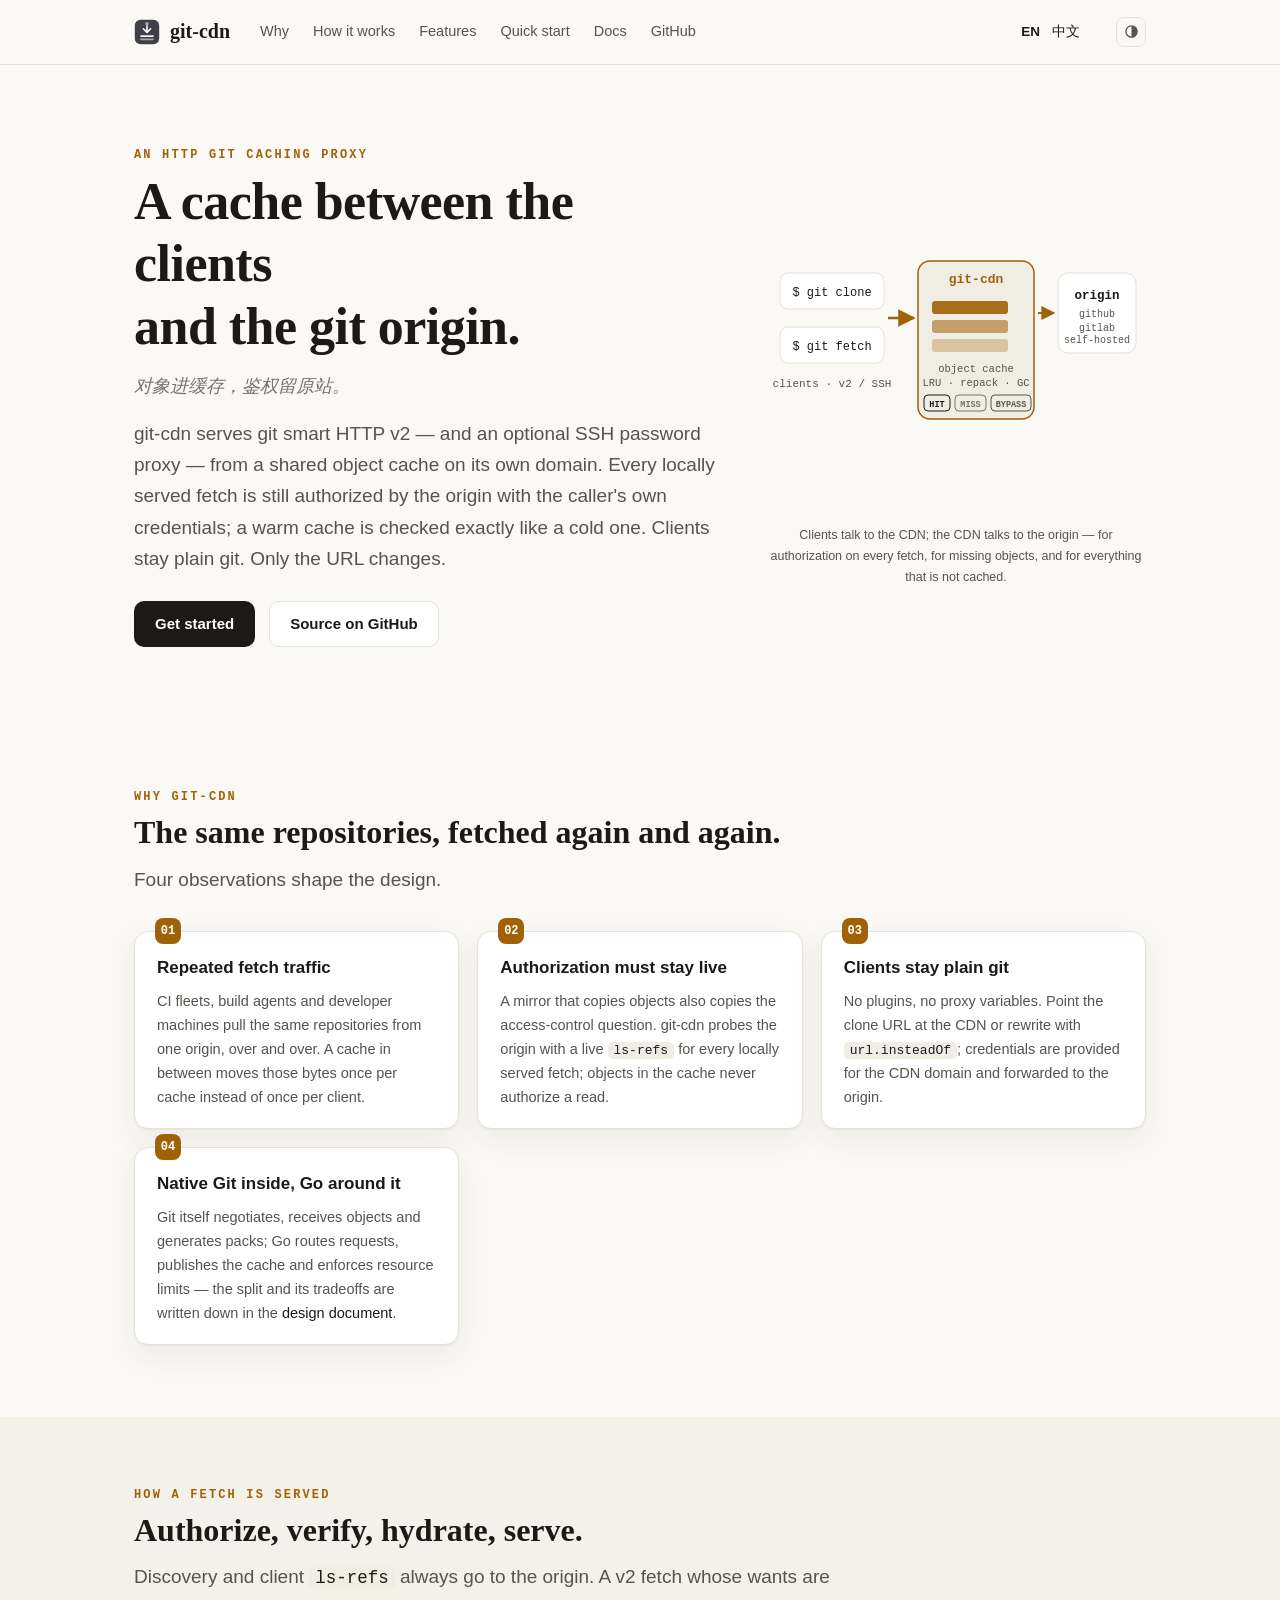
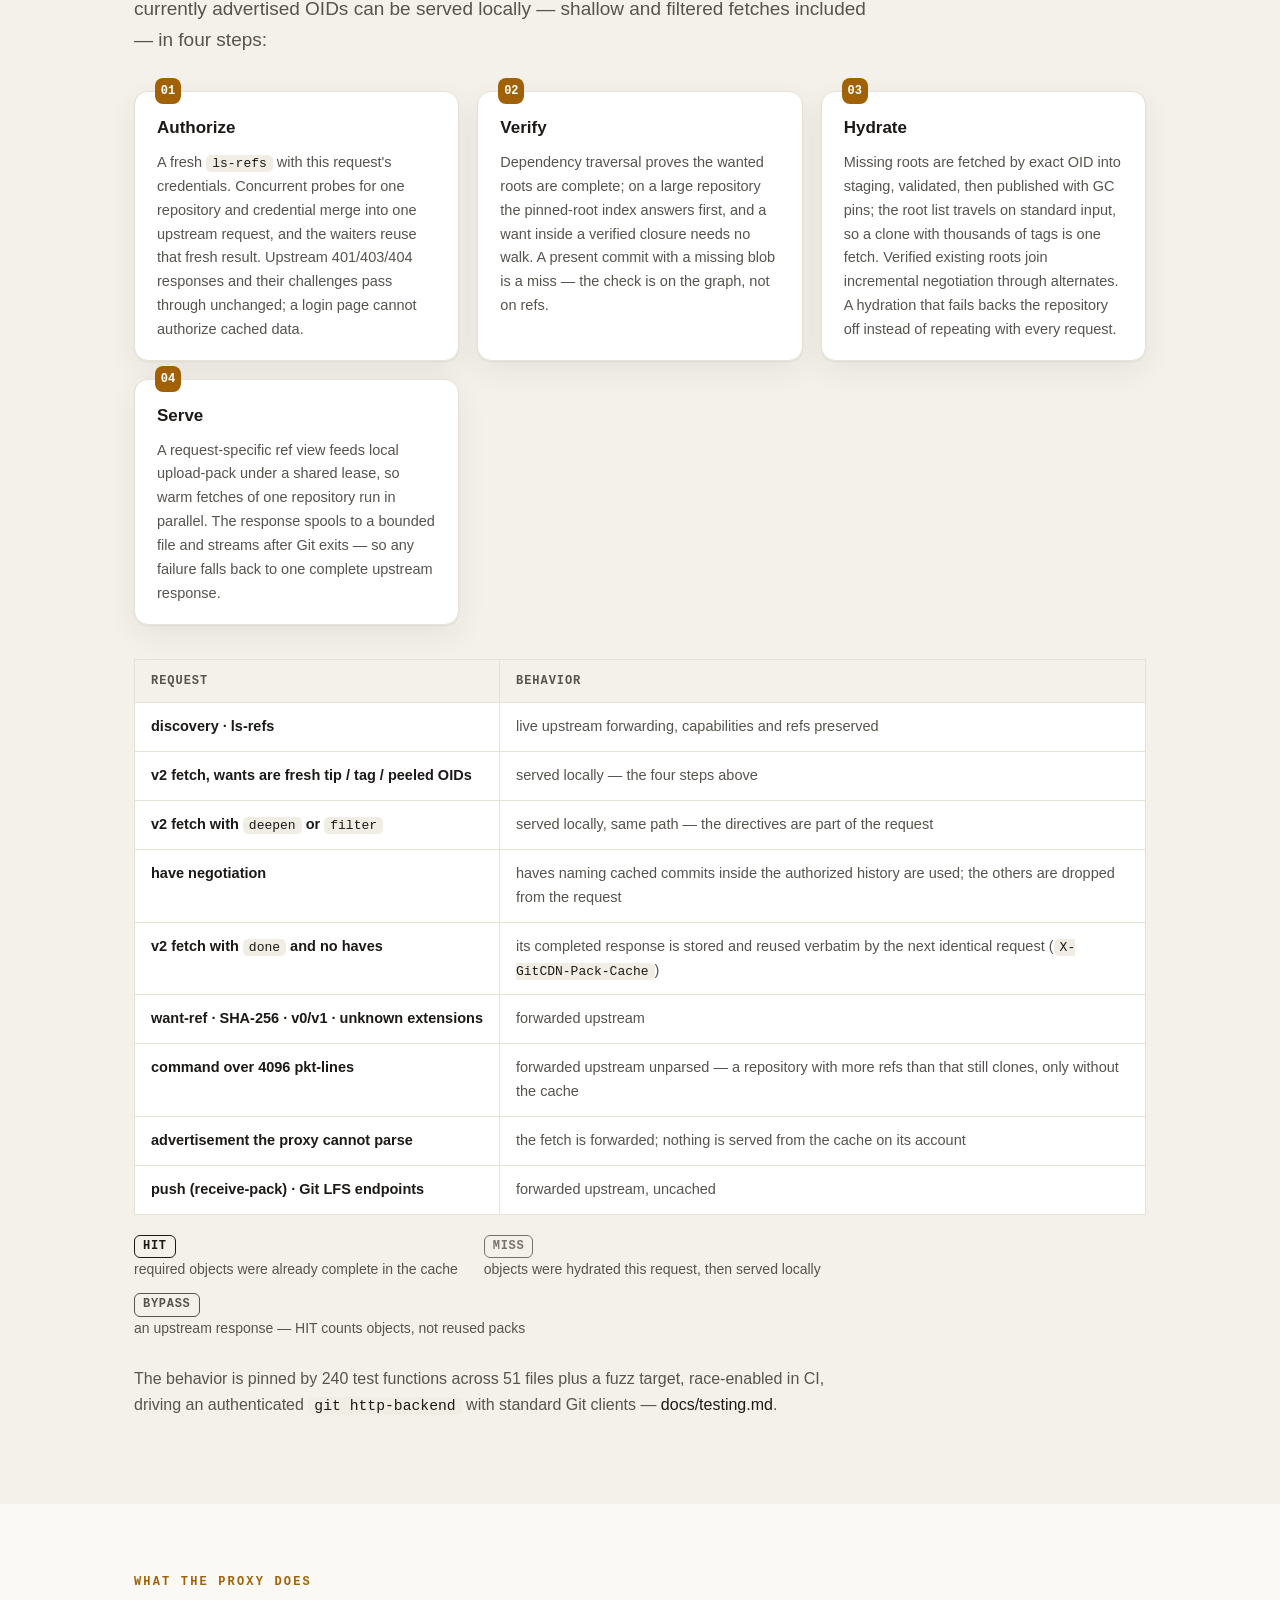
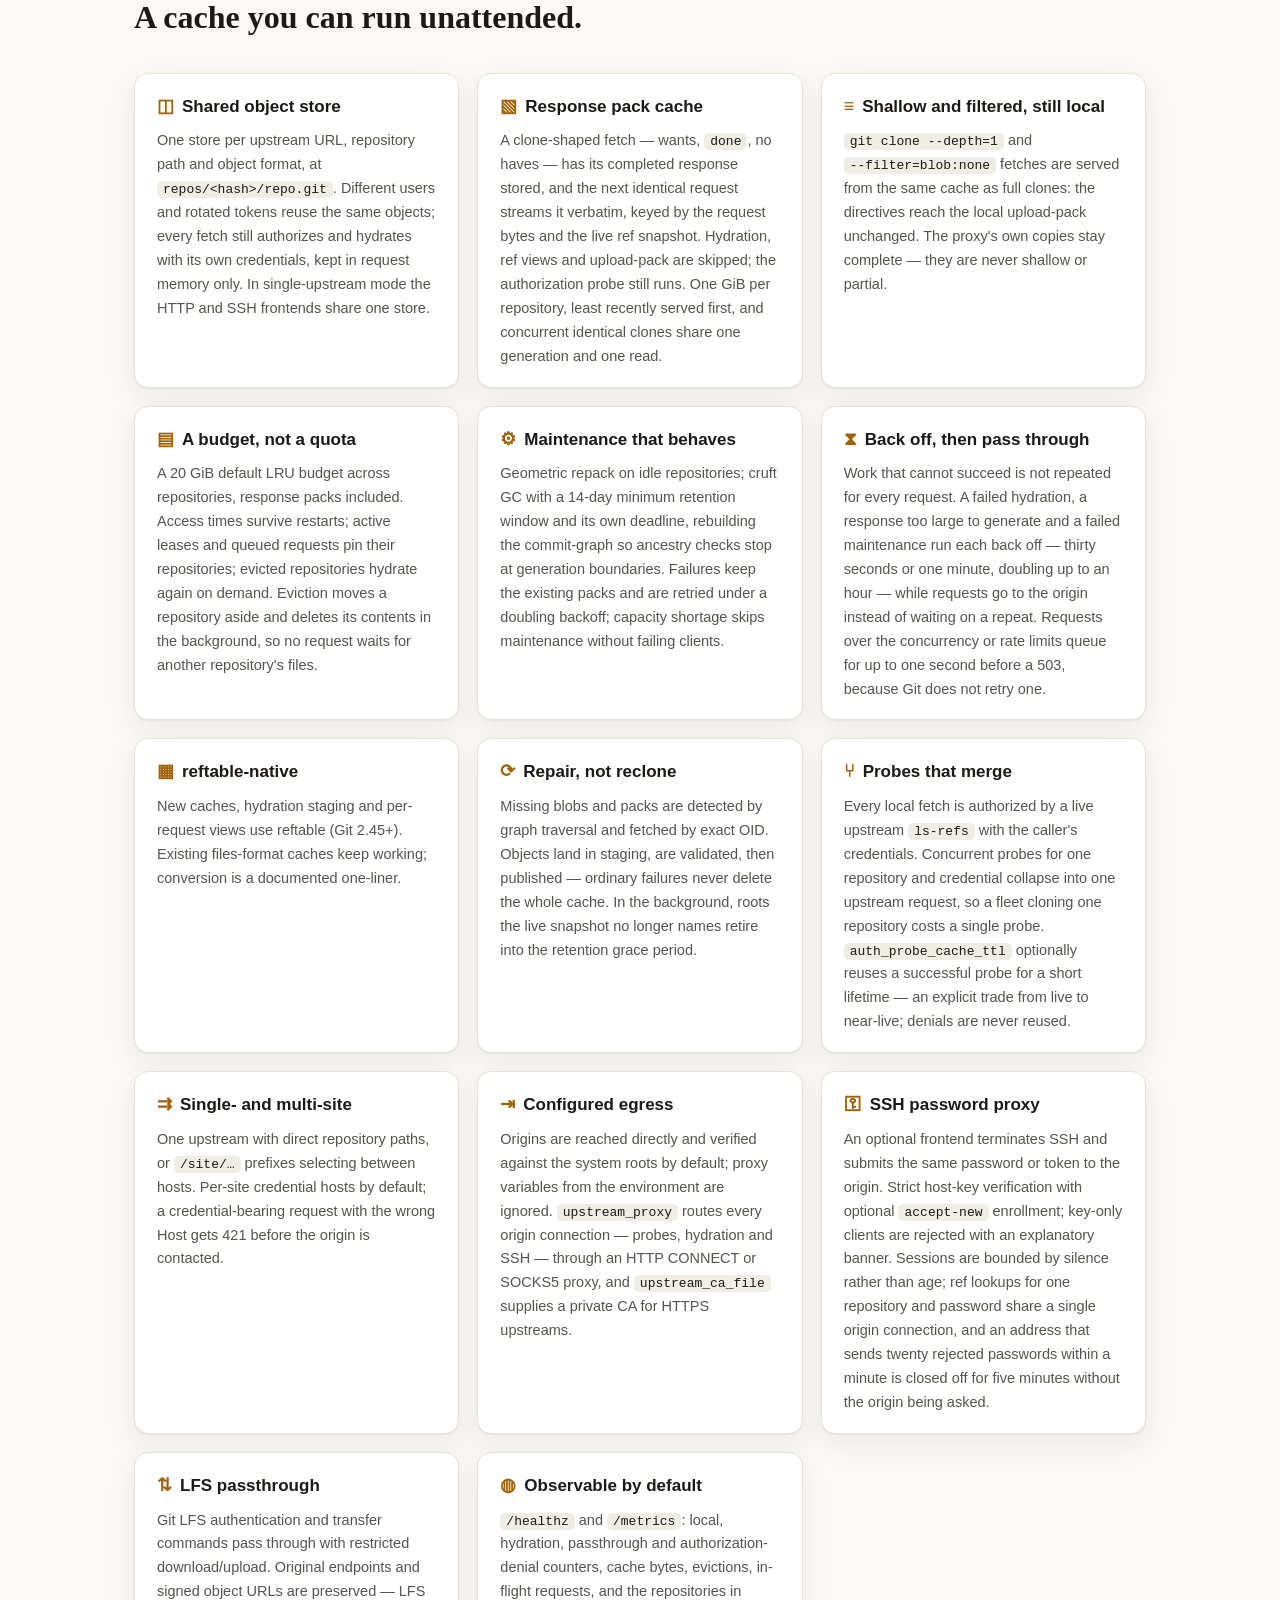
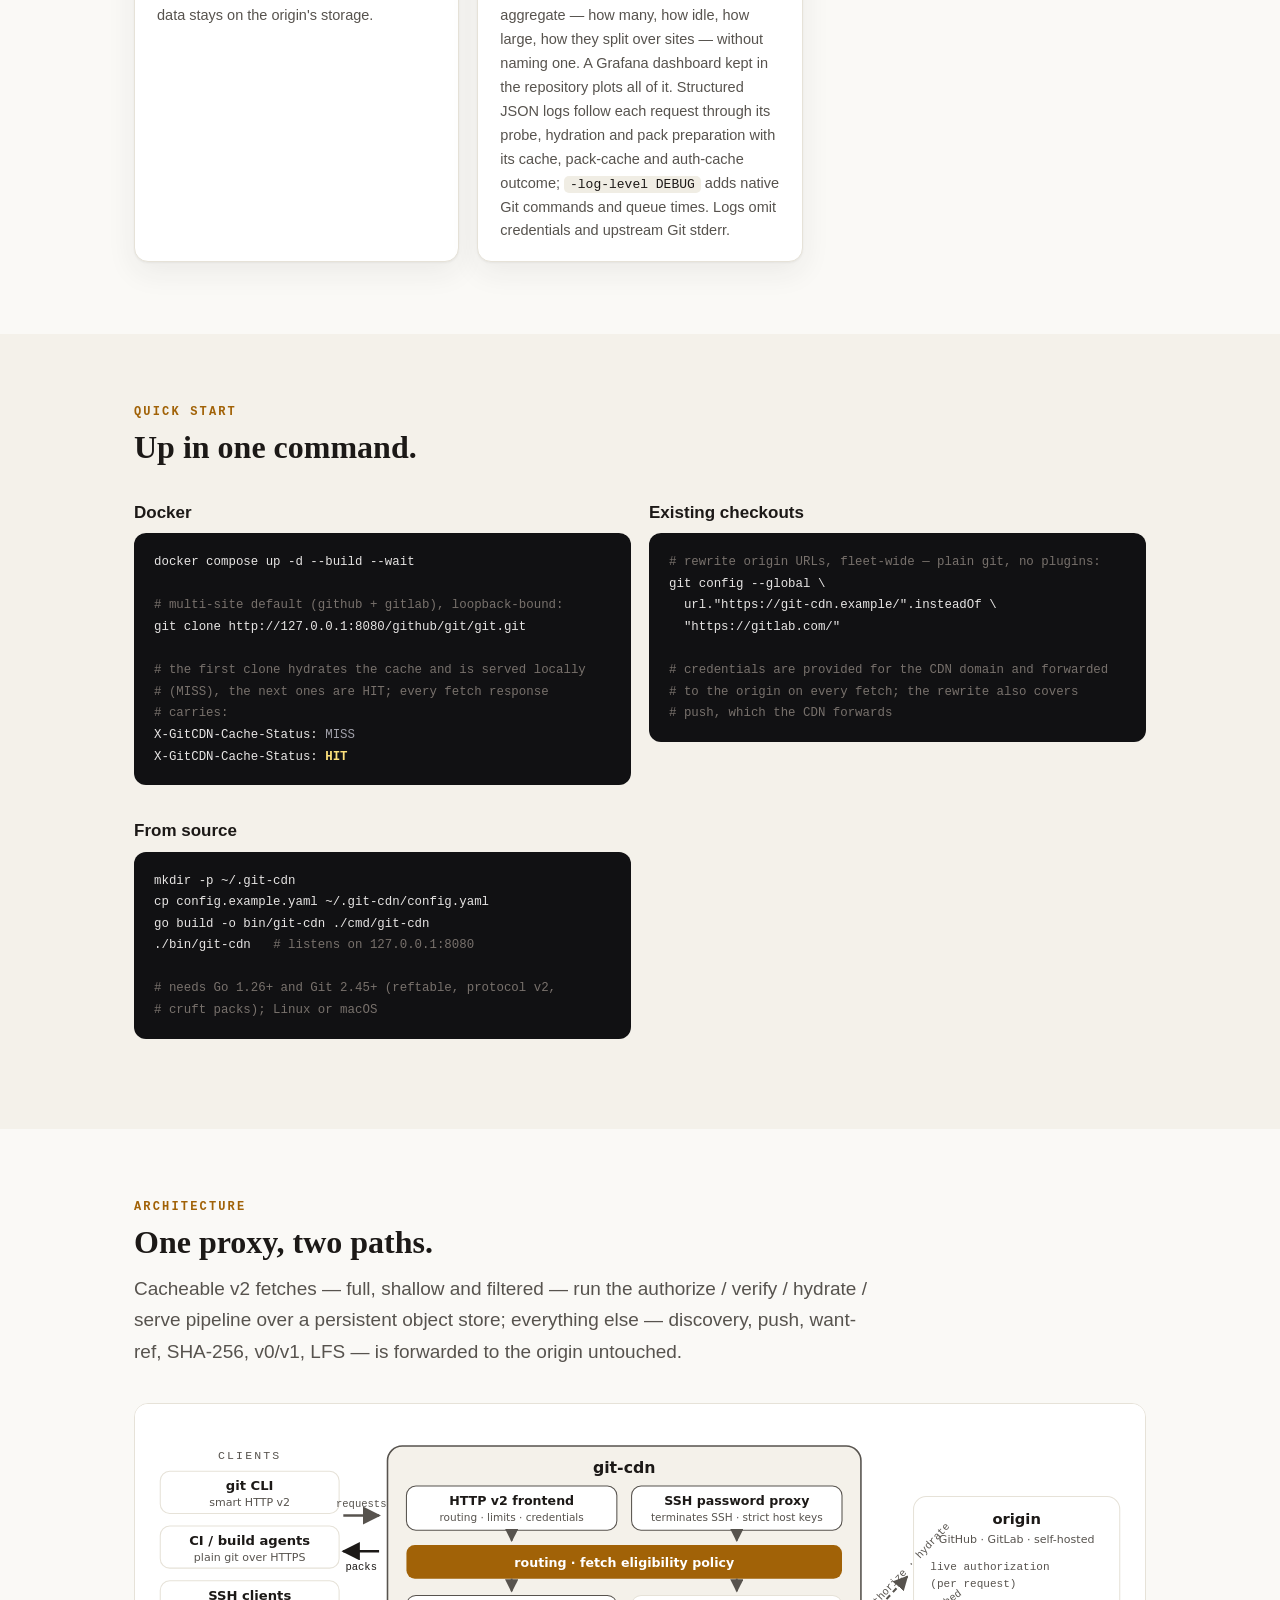
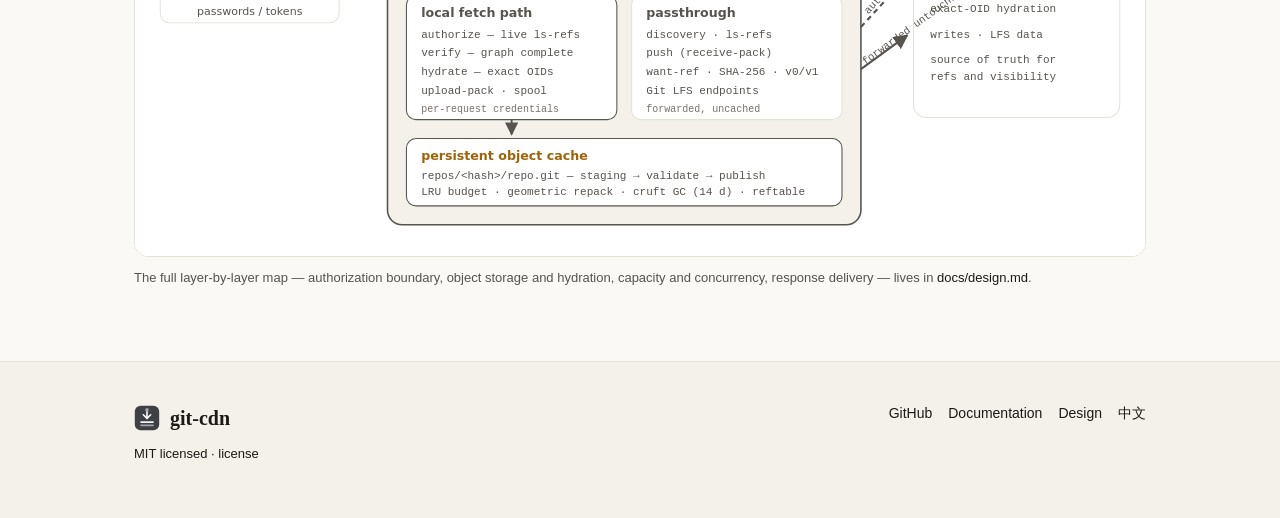
<file: index.html>
<!DOCTYPE html>
<html lang="en">
<head>
<meta charset="utf-8">
<meta name="viewport" content="width=device-width, initial-scale=1">
<title>git-cdn — an HTTP Git caching proxy</title>
    <script>
      // Pre-paint theme: apply the stored manual choice before first paint
      // (assets/theme.js owns the toggle wiring).
      (function () {
        try {
          var t = localStorage.getItem("banyan.theme");
          if (t === "light" || t === "dark") document.documentElement.setAttribute("data-theme", t);
        } catch (e) {}
      })();
    </script>
<meta name="description" content="git-cdn is an HTTP Git caching proxy: plain git clients, a shared object cache on its own domain, and every locally served fetch still authorized live at the origin with the caller's credentials.">
<meta property="og:title" content="git-cdn — an HTTP Git caching proxy">
<meta property="og:description" content="Objects cached. Authorization live. A caching proxy in front of your git origin, for plain git clients.">
<meta property="og:type" content="website">
<meta property="og:url" content="https://banyan-vcs.github.io/git-cdn/">
<link rel="icon" href="assets/avatar.svg" type="image/svg+xml">
<link rel="stylesheet" href="assets/style.css">
<script src="assets/lang.js"></script>
</head>
<body>

<header class="site">
  <div class="wrap">
    <a class="brand" href="./"><img src="assets/avatar.svg" alt="">git-cdn</a>
    <nav class="main">
      <a href="#why">Why</a>
      <a href="#how">How it works</a>
      <a href="#features">Features</a>
      <a href="#quickstart">Quick start</a>
      <a href="docs.html">Docs</a>
      <a href="https://github.com/banyan-vcs/git-cdn">GitHub</a>
    </nav>
    <span class="lang"><b>EN</b><a href="zh-cn/" lang="zh-CN" data-lang="zh">中文</a></span>
    <button id="theme-toggle" class="theme-toggle" type="button" aria-label="theme"></button>
  </div>
</header>

<section class="hero">
  <div class="wrap">
    <div>
      <span class="kicker">An HTTP Git caching proxy</span>
      <h1>A cache between the clients<br>and the git origin.</h1>
      <p class="tagline">对象进缓存，鉴权留原站。</p>
      <p class="lede">
        git-cdn serves git smart HTTP v2 — and an optional SSH password
        proxy — from a shared object cache on its own domain. Every locally
        served fetch is still authorized by the origin with the caller's own
        credentials; a warm cache is checked exactly like a cold one.
        Clients stay plain git. Only the URL changes.
      </p>
      <div class="cta">
        <a class="btn primary" href="#quickstart">Get started</a>
        <a class="btn ghost" href="https://github.com/banyan-vcs/git-cdn">Source on GitHub</a>
      </div>
    </div>
    <figure>
      <svg viewBox="0 0 380 300" width="380" height="300" role="img"
           aria-label="git clients fetch through git-cdn, which caches objects and contacts the origin for authorization, hydration and passthrough">
        <defs>
          <marker id="arr" viewBox="0 0 10 10" refX="9" refY="5" markerWidth="7" markerHeight="7" orient="auto-start-reverse">
            <path d="M0 0 L10 5 L0 10 z" fill="var(--fig-accent)"/>
          </marker>
        </defs>
        <g font-family="ui-monospace, Consolas, monospace">
          <!-- clients -->
          <g>
            <rect x="14" y="64" width="104" height="36" rx="8" fill="var(--card)" stroke="var(--line)"/>
            <text x="66" y="87" text-anchor="middle" font-size="12" fill="var(--ink)">$ git clone</text>
            <rect x="14" y="118" width="104" height="36" rx="8" fill="var(--card)" stroke="var(--line)"/>
            <text x="66" y="141" text-anchor="middle" font-size="12" fill="var(--ink)">$ git fetch</text>
            <text x="66" y="178" text-anchor="middle" font-size="11" fill="var(--ink-soft)">clients · v2 / SSH</text>
          </g>
          <!-- clients -> cdn -->
          <line x1="122" y1="109" x2="148" y2="109" stroke="var(--fig-accent)" stroke-width="2.5" marker-end="url(#arr)"/>
          <!-- cdn -->
          <g>
            <rect x="152" y="52" width="116" height="158" rx="12" fill="var(--accent-soft)" stroke="var(--fig-accent)" stroke-width="1.5"/>
            <text x="210" y="74" text-anchor="middle" font-size="13" font-weight="600" fill="var(--fig-accent)">git-cdn</text>
            <rect x="166" y="92" width="76" height="13" rx="3" fill="var(--fig-accent)" opacity="0.9"/>
            <rect x="166" y="111" width="76" height="13" rx="3" fill="var(--fig-accent)" opacity="0.55"/>
            <rect x="166" y="130" width="76" height="13" rx="3" fill="var(--fig-accent)" opacity="0.3"/>
            <text x="210" y="163" text-anchor="middle" font-size="10.5" fill="var(--ink-soft)">object cache</text>
            <text x="210" y="177" text-anchor="middle" font-size="10.5" fill="var(--ink-soft)">LRU · repack · GC</text>
            <!-- cache status chips -->
            <g font-size="8.5" font-weight="600">
              <rect x="158" y="186" width="26" height="16" rx="4" fill="none" stroke="var(--hit)"/>
              <text x="171" y="198" text-anchor="middle" fill="var(--hit)">HIT</text>
              <rect x="189" y="186" width="31" height="16" rx="4" fill="none" stroke="var(--flow)"/>
              <text x="204.5" y="198" text-anchor="middle" fill="var(--flow)">MISS</text>
              <rect x="225" y="186" width="40" height="16" rx="4" fill="none" stroke="var(--ink-soft)"/>
              <text x="245" y="198" text-anchor="middle" fill="var(--ink-soft)">BYPASS</text>
            </g>
          </g>
          <!-- cdn -> origin: authorize, hydrate, passthrough (see caption) -->
          <line x1="272" y1="104" x2="288" y2="104" stroke="var(--fig-accent)" stroke-width="2" stroke-dasharray="5 4" marker-end="url(#arr)"/>
          <!-- origin -->
          <g>
            <rect x="292" y="64" width="78" height="80" rx="10" fill="var(--card)" stroke="var(--line)"/>
            <text x="331" y="90" text-anchor="middle" font-size="12.5" font-weight="600" fill="var(--ink)">origin</text>
            <text x="331" y="108" text-anchor="middle" font-size="10" fill="var(--ink-soft)">github</text>
            <text x="331" y="122" text-anchor="middle" font-size="10" fill="var(--ink-soft)">gitlab</text>
            <text x="331" y="134" text-anchor="middle" font-size="10" fill="var(--ink-soft)">self-hosted</text>
          </g>
        </g>
      </svg>
      <figcaption>Clients talk to the CDN; the CDN talks to the origin —
      for authorization on every fetch, for missing objects, and for
      everything that is not cached.</figcaption>
    </figure>
  </div>
</section>

<section id="why">
  <div class="wrap">
    <div class="section-head">
      <span class="kicker">Why git-cdn</span>
      <h2>The same repositories, fetched again and again.</h2>
      <p class="lede">Four observations shape the design.</p>
    </div>
    <div class="steps">
      <div class="card"><h3>Repeated fetch traffic</h3>
        <p>CI fleets, build agents and developer machines pull the same
        repositories from one origin, over and over. A cache in between
        moves those bytes once per cache instead of once per client.</p></div>
      <div class="card"><h3>Authorization must stay live</h3>
        <p>A mirror that copies objects also copies the access-control
        question. git-cdn probes the origin with a live
        <code>ls-refs</code> for every locally served fetch; objects in the
        cache never authorize a read.</p></div>
      <div class="card"><h3>Clients stay plain git</h3>
        <p>No plugins, no proxy variables. Point the clone URL at the CDN or
        rewrite with <code>url.insteadOf</code>; credentials are provided
        for the CDN domain and forwarded to the origin.</p></div>
      <div class="card"><h3>Native Git inside, Go around it</h3>
        <p>Git itself negotiates, receives objects and generates packs;
        Go routes requests, publishes the cache and enforces resource
        limits — the split and its tradeoffs are written down in the
        <a href="https://github.com/banyan-vcs/git-cdn/blob/main/docs/design.md">design document</a>.</p></div>
    </div>
  </div>
</section>

<section id="how" class="alt">
  <div class="wrap">
    <div class="section-head">
      <span class="kicker">How a fetch is served</span>
      <h2>Authorize, verify, hydrate, serve.</h2>
      <p class="lede">Discovery and client <code>ls-refs</code> always go to
      the origin. A v2 fetch whose wants are currently advertised OIDs can
      be served locally — shallow and filtered fetches included — in four
      steps:</p>
    </div>
    <div class="steps" style="margin-bottom:34px">
      <div class="card"><h3>Authorize</h3>
        <p>A fresh <code>ls-refs</code> with this request's credentials.
        Concurrent probes for one repository and credential merge into one
        upstream request, and the waiters reuse that fresh result. Upstream
        401/403/404 responses and their challenges pass through unchanged; a
        login page cannot authorize cached data.</p></div>
      <div class="card"><h3>Verify</h3>
        <p>Dependency traversal proves the wanted roots are complete; on a
        large repository the pinned-root index answers first, and a want
        inside a verified closure needs no walk. A present commit with a
        missing blob is a miss — the check is on the graph, not on
        refs.</p></div>
      <div class="card"><h3>Hydrate</h3>
        <p>Missing roots are fetched by exact OID into staging, validated,
        then published with GC pins; the root list travels on standard
        input, so a clone with thousands of tags is one fetch. Verified
        existing roots join incremental negotiation through alternates. A
        hydration that fails backs the repository off instead of repeating
        with every request.</p></div>
      <div class="card"><h3>Serve</h3>
        <p>A request-specific ref view feeds local upload-pack under a shared
        lease, so warm fetches of one repository run in parallel. The
        response spools to a bounded file and streams after Git exits — so
        any failure falls back to one complete upstream response.</p></div>
    </div>
    <table class="matrix">
      <thead><tr><th>Request</th><th>Behavior</th></tr></thead>
      <tbody>
        <tr><td>discovery · ls-refs</td><td>live upstream forwarding, capabilities and refs preserved</td></tr>
        <tr><td>v2 fetch, wants are fresh tip / tag / peeled OIDs</td><td>served locally — the four steps above</td></tr>
        <tr><td>v2 fetch with <code>deepen</code> or <code>filter</code></td><td>served locally, same path — the directives are part of the request</td></tr>
        <tr><td>have negotiation</td><td>haves naming cached commits inside the authorized history are used; the others are dropped from the request</td></tr>
        <tr><td>v2 fetch with <code>done</code> and no haves</td><td>its completed response is stored and reused verbatim by the next identical request (<code>X-GitCDN-Pack-Cache</code>)</td></tr>
        <tr><td>want-ref · SHA-256 · v0/v1 · unknown extensions</td><td>forwarded upstream</td></tr>
        <tr><td>command over 4096 pkt-lines</td><td>forwarded upstream unparsed — a repository with more refs than that still clones, only without the cache</td></tr>
        <tr><td>advertisement the proxy cannot parse</td><td>the fetch is forwarded; nothing is served from the cache on its account</td></tr>
        <tr><td>push (receive-pack) · Git LFS endpoints</td><td>forwarded upstream, uncached</td></tr>
      </tbody>
    </table>
    <div class="statusline">
      <div><b><span class="badge hit">HIT</span></b>
        required objects were already complete in the cache</div>
      <div><b><span class="badge miss">MISS</span></b>
        objects were hydrated this request, then served locally</div>
      <div><b><span class="badge bypass">BYPASS</span></b>
        an upstream response — HIT counts objects, not reused packs</div>
    </div>
    <p style="margin-top:26px;max-width:46em;color:var(--ink-soft)">
      The behavior is pinned by 240 test functions across 51 files plus a
      fuzz target, race-enabled in CI, driving an authenticated
      <code>git http-backend</code> with standard Git clients —
      <a href="https://github.com/banyan-vcs/git-cdn/blob/main/docs/testing.md">docs/testing.md</a>.</p>
  </div>
</section>

<section id="features">
  <div class="wrap">
    <div class="section-head">
      <span class="kicker">What the proxy does</span>
      <h2>A cache you can run unattended.</h2>
    </div>
    <div class="grid">
      <div class="card"><h3><span class="glyph">◫</span>Shared object store</h3>
        <p>One store per upstream URL, repository path and object format, at
        <code>repos/&lt;hash&gt;/repo.git</code>. Different users and rotated
        tokens reuse the same objects; every fetch still authorizes and
        hydrates with its own credentials, kept in request memory only. In
        single-upstream mode the HTTP and SSH frontends share one
        store.</p></div>
      <div class="card"><h3><span class="glyph">▧</span>Response pack cache</h3>
        <p>A clone-shaped fetch — wants, <code>done</code>, no haves — has
        its completed response stored, and the next identical request streams
        it verbatim, keyed by the request bytes and the live ref snapshot.
        Hydration, ref views and upload-pack are skipped; the authorization
        probe still runs. One GiB per repository, least recently served
        first, and concurrent identical clones share one generation and one
        read.</p></div>
      <div class="card"><h3><span class="glyph">≡</span>Shallow and filtered, still local</h3>
        <p><code>git clone --depth=1</code> and
        <code style="white-space:nowrap">--filter=blob:none</code> fetches
        are served from the same cache as full clones: the directives reach
        the local upload-pack unchanged. The proxy's own copies stay complete
        — they are never shallow or partial.</p></div>
      <div class="card"><h3><span class="glyph">▤</span>A budget, not a quota</h3>
        <p>A 20&nbsp;GiB default LRU budget across repositories, response
        packs included. Access times survive restarts; active leases and
        queued requests pin their repositories; evicted repositories hydrate
        again on demand. Eviction moves a repository aside and deletes its
        contents in the background, so no request waits for another
        repository's files.</p></div>
      <div class="card"><h3><span class="glyph">⚙</span>Maintenance that behaves</h3>
        <p>Geometric repack on idle repositories; cruft GC with a 14-day
        minimum retention window and its own deadline, rebuilding the
        commit-graph so ancestry checks stop at generation boundaries.
        Failures keep the existing packs and are retried under a doubling
        backoff; capacity shortage skips maintenance without failing
        clients.</p></div>
      <div class="card"><h3><span class="glyph">⧗</span>Back off, then pass through</h3>
        <p>Work that cannot succeed is not repeated for every request. A
        failed hydration, a response too large to generate and a failed
        maintenance run each back off — thirty seconds or one minute, doubling
        up to an hour — while requests go to the origin instead of waiting on
        a repeat. Requests over the concurrency or rate limits queue for up
        to one second before a 503, because Git does not retry one.</p></div>
      <div class="card"><h3><span class="glyph">▦</span>reftable-native</h3>
        <p>New caches, hydration staging and per-request views use reftable
        (Git 2.45+). Existing files-format caches keep working; conversion
        is a documented one-liner.</p></div>
      <div class="card"><h3><span class="glyph">⟳</span>Repair, not reclone</h3>
        <p>Missing blobs and packs are detected by graph traversal and
        fetched by exact OID. Objects land in staging, are validated, then
        published — ordinary failures never delete the whole cache. In the
        background, roots the live snapshot no longer names retire into the
        retention grace period.</p></div>
      <div class="card"><h3><span class="glyph">⑂</span>Probes that merge</h3>
        <p>Every local fetch is authorized by a live upstream
        <code>ls-refs</code> with the caller's credentials. Concurrent probes
        for one repository and credential collapse into one upstream request,
        so a fleet cloning one repository costs a single probe.
        <code>auth_probe_cache_ttl</code> optionally reuses a successful
        probe for a short lifetime — an explicit trade from live to
        near-live; denials are never reused.</p></div>
      <div class="card"><h3><span class="glyph">⇉</span>Single- and multi-site</h3>
        <p>One upstream with direct repository paths, or
        <code>/site/…</code> prefixes selecting between hosts. Per-site
        credential hosts by default; a credential-bearing request with the
        wrong Host gets 421 before the origin is contacted.</p></div>
      <div class="card"><h3><span class="glyph">⇥</span>Configured egress</h3>
        <p>Origins are reached directly and verified against the system
        roots by default; proxy variables from the environment are ignored.
        <code>upstream_proxy</code> routes every origin connection — probes,
        hydration and SSH — through an HTTP CONNECT or SOCKS5 proxy, and
        <code>upstream_ca_file</code> supplies a private CA for HTTPS
        upstreams.</p></div>
      <div class="card"><h3><span class="glyph">⚿</span>SSH password proxy</h3>
        <p>An optional frontend terminates SSH and submits the same
        password or token to the origin. Strict host-key verification with
        optional <code>accept-new</code> enrollment; key-only clients are
        rejected with an explanatory banner. Sessions are bounded by silence
        rather than age; ref lookups for one repository and password share a
        single origin connection, and an address that sends twenty rejected
        passwords within a minute is closed off for five minutes without the
        origin being asked.</p></div>
      <div class="card"><h3><span class="glyph">⇅</span>LFS passthrough</h3>
        <p>Git LFS authentication and transfer commands pass through with
        restricted download/upload. Original endpoints and signed object
        URLs are preserved — LFS data stays on the origin's storage.</p></div>
      <div class="card"><h3><span class="glyph">◍</span>Observable by default</h3>
        <p><code>/healthz</code> and <code>/metrics</code>: local,
        hydration, passthrough and authorization-denial counters, cache
        bytes, evictions, in-flight requests, and the repositories in
        aggregate — how many, how idle, how large, how they split over
        sites — without naming one. A Grafana dashboard kept in the
        repository plots all of it. Structured JSON logs follow each
        request through its probe, hydration and pack preparation with its
        cache, pack-cache and auth-cache outcome; <code>-log-level DEBUG</code>
        adds native Git commands and queue times. Logs omit credentials and
        upstream Git stderr.</p></div>
    </div>
  </div>
</section>

<section id="quickstart" class="alt">
  <div class="wrap">
    <div class="section-head">
      <span class="kicker">Quick start</span>
      <h2>Up in one command.</h2>
    </div>
    <div class="terminals">
      <div>
        <h3>Docker</h3>
<pre><code>docker compose up -d --build --wait

<span class="c"># multi-site default (github + gitlab), loopback-bound:</span>
git clone http://127.0.0.1:8080/github/git/git.git

<span class="c"># the first clone hydrates the cache and is served locally
# (MISS), the next ones are HIT; every fetch response
# carries:</span>
X-GitCDN-Cache-Status: <span class="m">MISS</span>
X-GitCDN-Cache-Status: <span class="h">HIT</span></code></pre>
      </div>
      <div>
        <h3>Existing checkouts</h3>
<pre><code><span class="c"># rewrite origin URLs, fleet-wide — plain git, no plugins:</span>
git config --global \
  url."https://git-cdn.example/".insteadOf \
  "https://gitlab.com/"

<span class="c"># credentials are provided for the CDN domain and forwarded
# to the origin on every fetch; the rewrite also covers
# push, which the CDN forwards</span></code></pre>
      </div>
      <div>
        <h3>From source</h3>
<pre><code>mkdir -p ~/.git-cdn
cp config.example.yaml ~/.git-cdn/config.yaml
go build -o bin/git-cdn ./cmd/git-cdn
./bin/git-cdn   <span class="c"># listens on 127.0.0.1:8080</span>

<span class="c"># needs Go 1.26+ and Git 2.45+ (reftable, protocol v2,
# cruft packs); Linux or macOS</span></code></pre>
      </div>
    </div>
  </div>
</section>

<section id="architecture">
  <div class="wrap">
    <div class="section-head">
      <span class="kicker">Architecture</span>
      <h2>One proxy, two paths.</h2>
      <p class="lede">Cacheable v2 fetches — full, shallow and filtered —
      run the authorize / verify / hydrate / serve pipeline over a
      persistent object store; everything else — discovery, push, want-ref,
      SHA-256, v0/v1, LFS — is forwarded to the origin untouched.</p>
    </div>
    <figure class="arch">
      <svg xmlns="http://www.w3.org/2000/svg" viewBox="0 0 960 430" font-family="system-ui, 'Segoe UI', 'Noto Sans', sans-serif" role="img" aria-label="git-cdn architecture: git and SSH clients reach the HTTP v2 frontend or the SSH password proxy; a routing and eligibility policy sends cacheable v2 fetches, including shallow and filtered ones, through authorization, verification, exact-OID hydration and local upload-pack over a persistent object cache with LRU, geometric repack and cruft GC, while push, want-ref, SHA-256, v0/v1 and LFS requests pass through to the origin">
        <defs>
          <marker id="a" viewBox="0 0 10 10" refX="9" refY="5" markerWidth="7" markerHeight="7" orient="auto-start-reverse">
            <path d="M0 0 L10 5 L0 10 z" fill="var(--ink-soft)"/>
          </marker>
          <marker id="g" viewBox="0 0 10 10" refX="9" refY="5" markerWidth="7" markerHeight="7" orient="auto-start-reverse">
            <path d="M0 0 L10 5 L0 10 z" fill="var(--ink)"/>
          </marker>
        </defs>
      
        <rect x="0" y="0" width="960" height="430" fill="var(--card)"/>
      
        <!-- clients -->
        <g text-anchor="middle">
          <text x="109" y="52" font-size="11" fill="var(--ink-soft)" font-family="ui-monospace, Consolas, monospace" letter-spacing="2">CLIENTS</text>
          <rect x="24" y="64" width="170" height="40" rx="9" fill="var(--card)" stroke="var(--line)"/>
          <text x="109" y="82" font-size="12.5" font-weight="600" fill="var(--ink)">git CLI</text>
          <text x="109" y="97" font-size="10.5" fill="var(--ink-soft)">smart HTTP v2</text>
          <rect x="24" y="116" width="170" height="40" rx="9" fill="var(--card)" stroke="var(--line)"/>
          <text x="109" y="134" font-size="12.5" font-weight="600" fill="var(--ink)">CI / build agents</text>
          <text x="109" y="149" font-size="10.5" fill="var(--ink-soft)">plain git over HTTPS</text>
          <rect x="24" y="168" width="170" height="40" rx="9" fill="var(--card)" stroke="var(--line)"/>
          <text x="109" y="186" font-size="12.5" font-weight="600" fill="var(--ink)">SSH clients</text>
          <text x="109" y="201" font-size="10.5" fill="var(--ink-soft)">passwords / tokens</text>
        </g>
      
        <!-- requests / responses -->
        <g font-size="10" fill="var(--ink-soft)" font-family="ui-monospace, Consolas, monospace" text-anchor="middle">
          <line x1="198" y1="106" x2="232" y2="106" stroke="var(--ink-soft)" stroke-width="2.5" marker-end="url(#a)"/>
          <text x="215" y="98">requests</text>
          <line x1="232" y1="140" x2="198" y2="140" stroke="var(--ink)" stroke-width="2.5" marker-end="url(#g)"/>
          <text x="215" y="158" fill="var(--ink)">packs</text>
        </g>
      
        <!-- git-cdn container -->
        <rect x="240" y="40" width="450" height="360" rx="14" fill="var(--bg-soft)" stroke="var(--ink-soft)" stroke-width="1.5"/>
        <text x="465" y="66" text-anchor="middle" font-size="15" font-weight="700" fill="var(--ink)">git-cdn</text>
      
        <!-- frontends -->
        <g text-anchor="middle">
          <rect x="258" y="78" width="200" height="42" rx="9" fill="var(--card)" stroke="var(--ink-soft)"/>
          <text x="358" y="96" font-size="12" font-weight="600" fill="var(--ink)">HTTP v2 frontend</text>
          <text x="358" y="111" font-size="10" fill="var(--ink-soft)">routing · limits · credentials</text>
          <rect x="472" y="78" width="200" height="42" rx="9" fill="var(--card)" stroke="var(--ink-soft)"/>
          <text x="572" y="96" font-size="12" font-weight="600" fill="var(--ink)">SSH password proxy</text>
          <text x="572" y="111" font-size="10" fill="var(--ink-soft)">terminates SSH · strict host keys</text>
        </g>
      
        <g stroke="var(--ink-soft)" stroke-width="1.8">
          <line x1="358" y1="120" x2="358" y2="130" marker-end="url(#a)"/>
          <line x1="572" y1="120" x2="572" y2="130" marker-end="url(#a)"/>
        </g>
      
        <!-- eligibility policy -->
        <rect x="258" y="134" width="414" height="32" rx="8" fill="var(--fig-accent)"/>
        <text x="465" y="155" text-anchor="middle" font-size="12" font-weight="600" fill="var(--on-accent)">routing · fetch eligibility policy</text>
      
        <g stroke="var(--ink-soft)" stroke-width="1.8">
          <line x1="358" y1="166" x2="358" y2="178" marker-end="url(#a)"/>
          <line x1="572" y1="166" x2="572" y2="178" marker-end="url(#a)"/>
        </g>
      
        <!-- lane A: local fetch path -->
        <rect x="258" y="182" width="200" height="118" rx="9" fill="var(--card)" stroke="var(--ink-soft)"/>
        <text x="272" y="202" font-size="12" font-weight="600" fill="var(--ink-soft)">local fetch path</text>
        <g font-size="10.5" fill="var(--ink-soft)" font-family="ui-monospace, Consolas, monospace">
          <text x="272" y="222">authorize — live ls-refs</text>
          <text x="272" y="240">verify — graph complete</text>
          <text x="272" y="258">hydrate — exact OIDs</text>
          <text x="272" y="276">upload-pack · spool</text>
        </g>
        <text x="272" y="293" font-size="9.5" fill="var(--flow)" font-family="ui-monospace, Consolas, monospace">per-request credentials</text>
      
        <!-- lane B: passthrough -->
        <rect x="472" y="182" width="200" height="118" rx="9" fill="var(--card)" stroke="var(--line)"/>
        <text x="486" y="202" font-size="12" font-weight="600" fill="var(--ink-soft)">passthrough</text>
        <g font-size="10.5" fill="var(--ink-soft)" font-family="ui-monospace, Consolas, monospace">
          <text x="486" y="222">discovery · ls-refs</text>
          <text x="486" y="240">push (receive-pack)</text>
          <text x="486" y="258">want-ref · SHA-256 · v0/v1</text>
          <text x="486" y="276">Git LFS endpoints</text>
        </g>
        <text x="486" y="293" font-size="9.5" fill="var(--flow)" font-family="ui-monospace, Consolas, monospace">forwarded, uncached</text>
      
        <!-- object cache -->
        <line x1="358" y1="300" x2="358" y2="314" stroke="var(--ink-soft)" stroke-width="1.8" marker-end="url(#a)"/>
        <rect x="258" y="318" width="414" height="64" rx="9" fill="var(--card)" stroke="var(--ink-soft)"/>
        <text x="272" y="338" font-size="12" font-weight="600" fill="var(--fig-accent)">persistent object cache</text>
        <text x="272" y="356" font-size="10.5" fill="var(--ink-soft)" font-family="ui-monospace, Consolas, monospace">repos/&lt;hash&gt;/repo.git — staging → validate → publish</text>
        <text x="272" y="372" font-size="10.5" fill="var(--ink-soft)" font-family="ui-monospace, Consolas, monospace">LRU budget · geometric repack · cruft GC (14 d) · reftable</text>
      
        <!-- origin -->
        <rect x="740" y="88" width="196" height="210" rx="12" fill="var(--card)" stroke="var(--line)"/>
        <text x="838" y="114" text-anchor="middle" font-size="14" font-weight="700" fill="var(--ink)">origin</text>
        <text x="838" y="132" text-anchor="middle" font-size="10.5" fill="var(--ink-soft)">GitHub · GitLab · self-hosted</text>
        <g font-size="10.5" fill="var(--ink-soft)" font-family="ui-monospace, Consolas, monospace">
          <text x="756" y="158">live authorization</text>
          <text x="756" y="174">(per request)</text>
          <text x="756" y="198">exact-OID hydration</text>
          <text x="756" y="222">writes · LFS data</text>
          <text x="756" y="246">source of truth for</text>
          <text x="756" y="262">refs and visibility</text>
        </g>
      
        <!-- container -> origin arrows -->
        <g font-size="10" fill="var(--ink-soft)" font-family="ui-monospace, Consolas, monospace">
          <line x1="690" y1="212" x2="734" y2="164" stroke="var(--ink-soft)" stroke-width="2" stroke-dasharray="5 4" marker-end="url(#a)"/>
          <text transform="translate(697 200) rotate(-47)">authorize · hydrate</text>
          <line x1="690" y1="252" x2="734" y2="220" stroke="var(--ink-soft)" stroke-width="2" marker-end="url(#a)"/>
          <text transform="translate(694 248) rotate(-36)">forwarded untouched</text>
        </g>
      </svg>
      <figcaption>The full layer-by-layer map — authorization boundary,
      object storage and hydration, capacity and concurrency, response
      delivery — lives in
      <a href="https://github.com/banyan-vcs/git-cdn/blob/main/docs/design.md">docs/design.md</a>.</figcaption>
    </figure>
  </div>
</section>

<footer class="site">
  <div class="wrap">
    <div>
      <a class="brand" href="./"><img src="assets/avatar.svg" alt="">git-cdn</a>
      <p style="margin:8px 0 0;font-size:13px">MIT licensed · <a href="https://github.com/banyan-vcs/git-cdn/blob/main/LICENSE">license</a></p>
    </div>
    <nav>
      <a href="https://github.com/banyan-vcs/git-cdn">GitHub</a>
      <a href="docs.html">Documentation</a>
      <a href="https://github.com/banyan-vcs/git-cdn/blob/main/docs/design.md">Design</a>
      <a href="zh-cn/" lang="zh-CN" data-lang="zh">中文</a>
    </nav>
  </div>
</footer>

    <script src="assets/theme.js" defer></script>
</body>
</html>
</file>
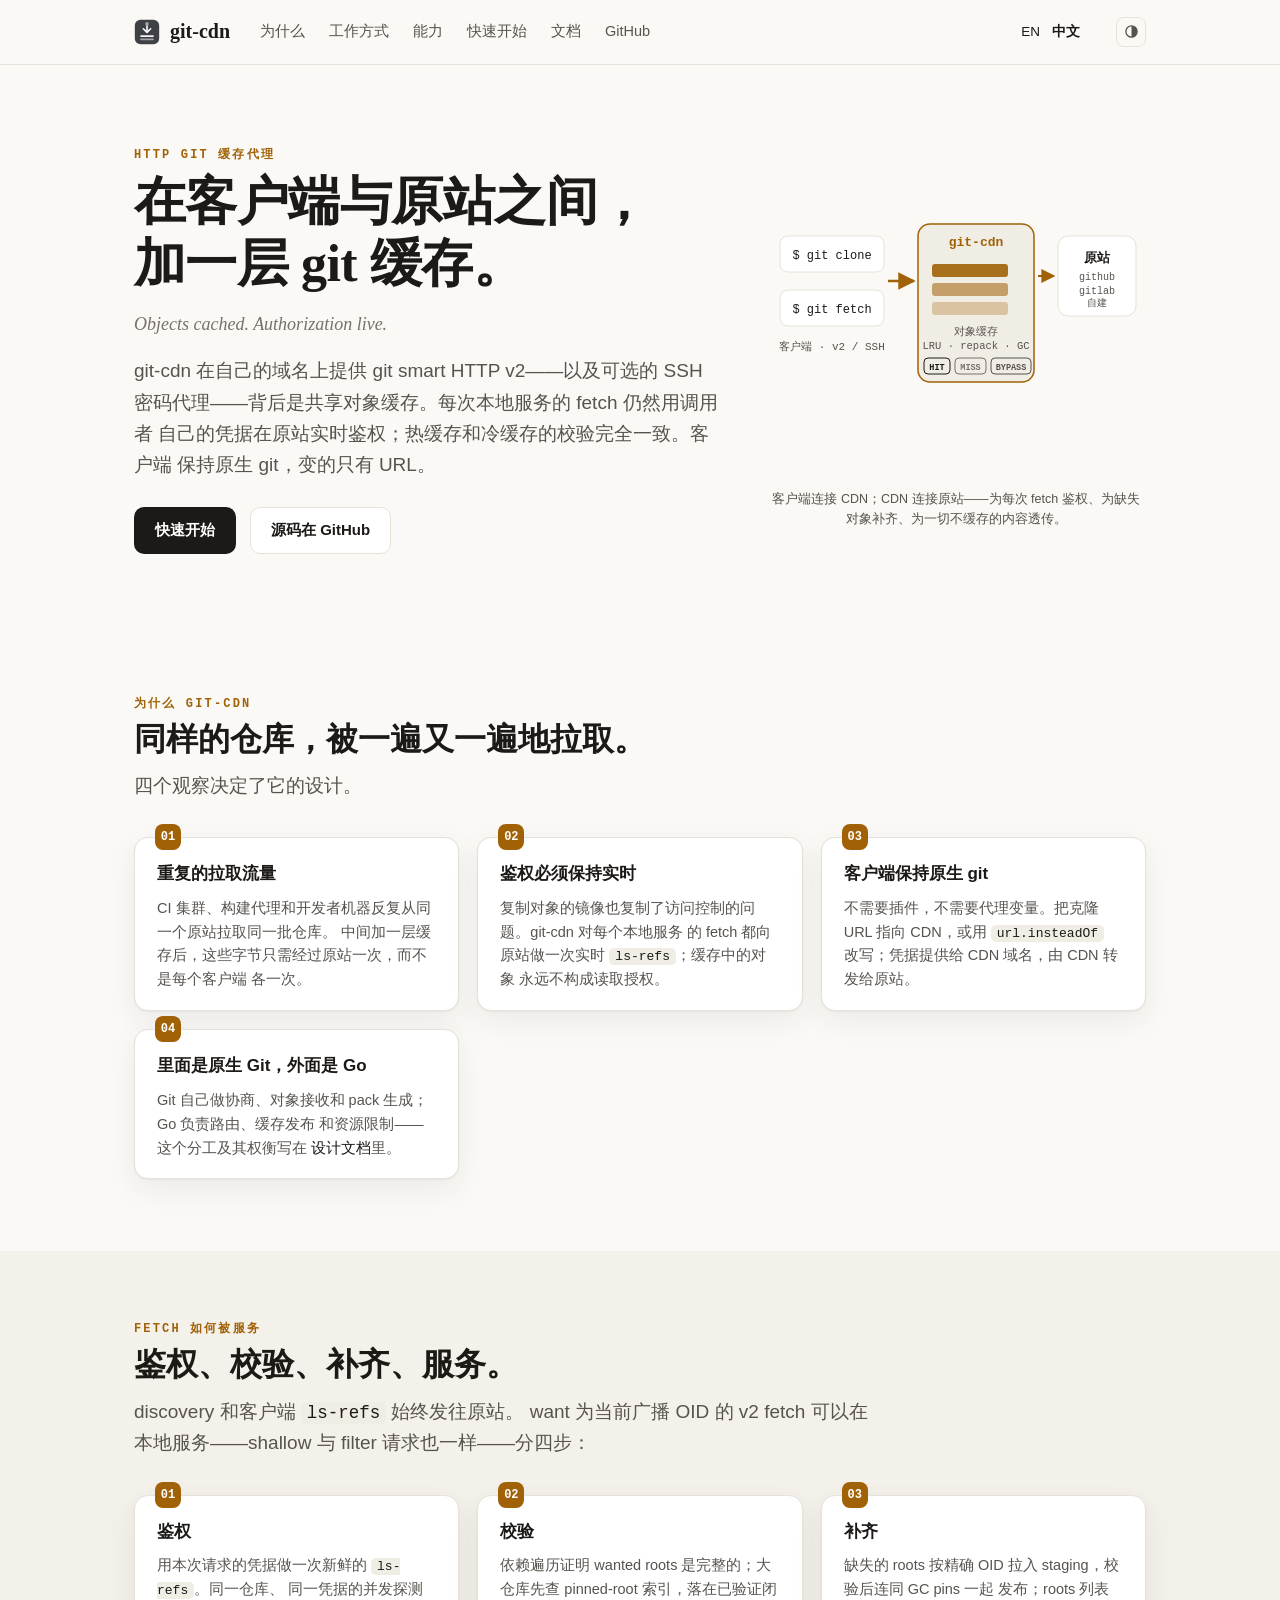
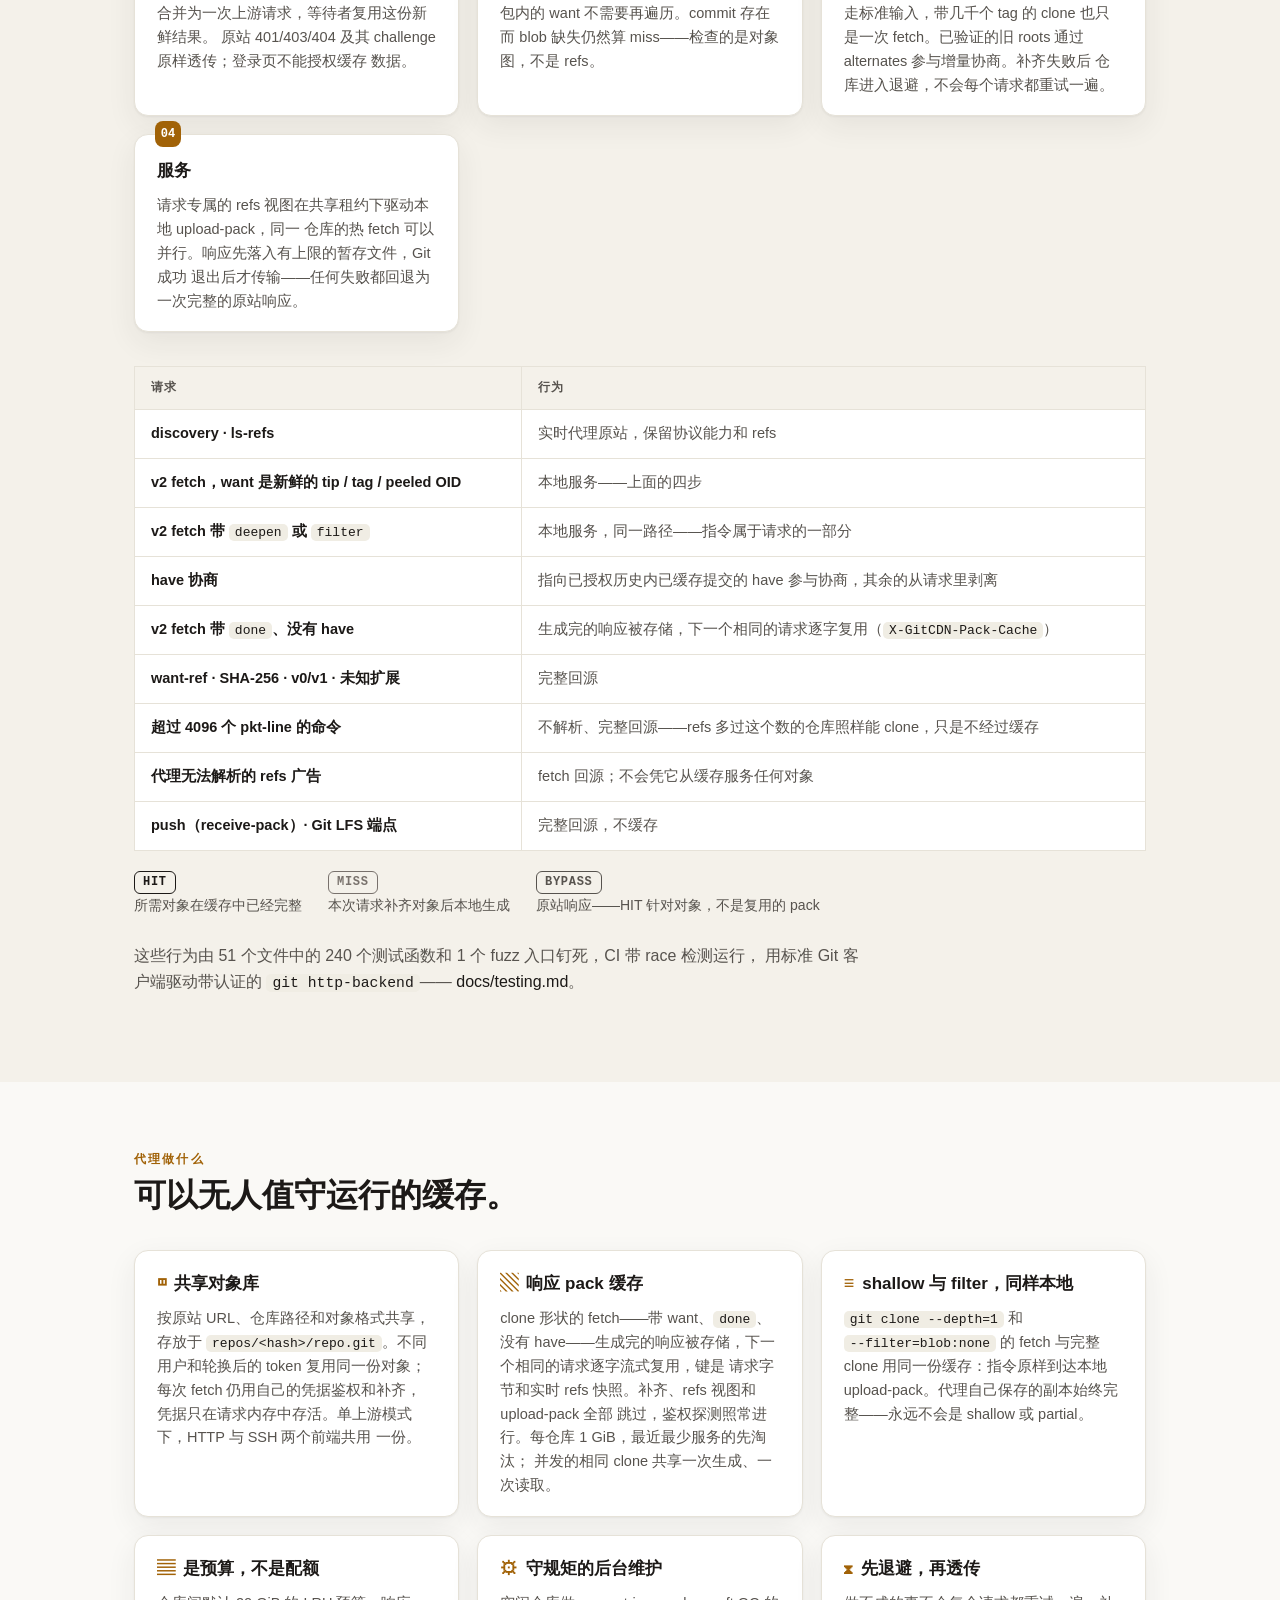
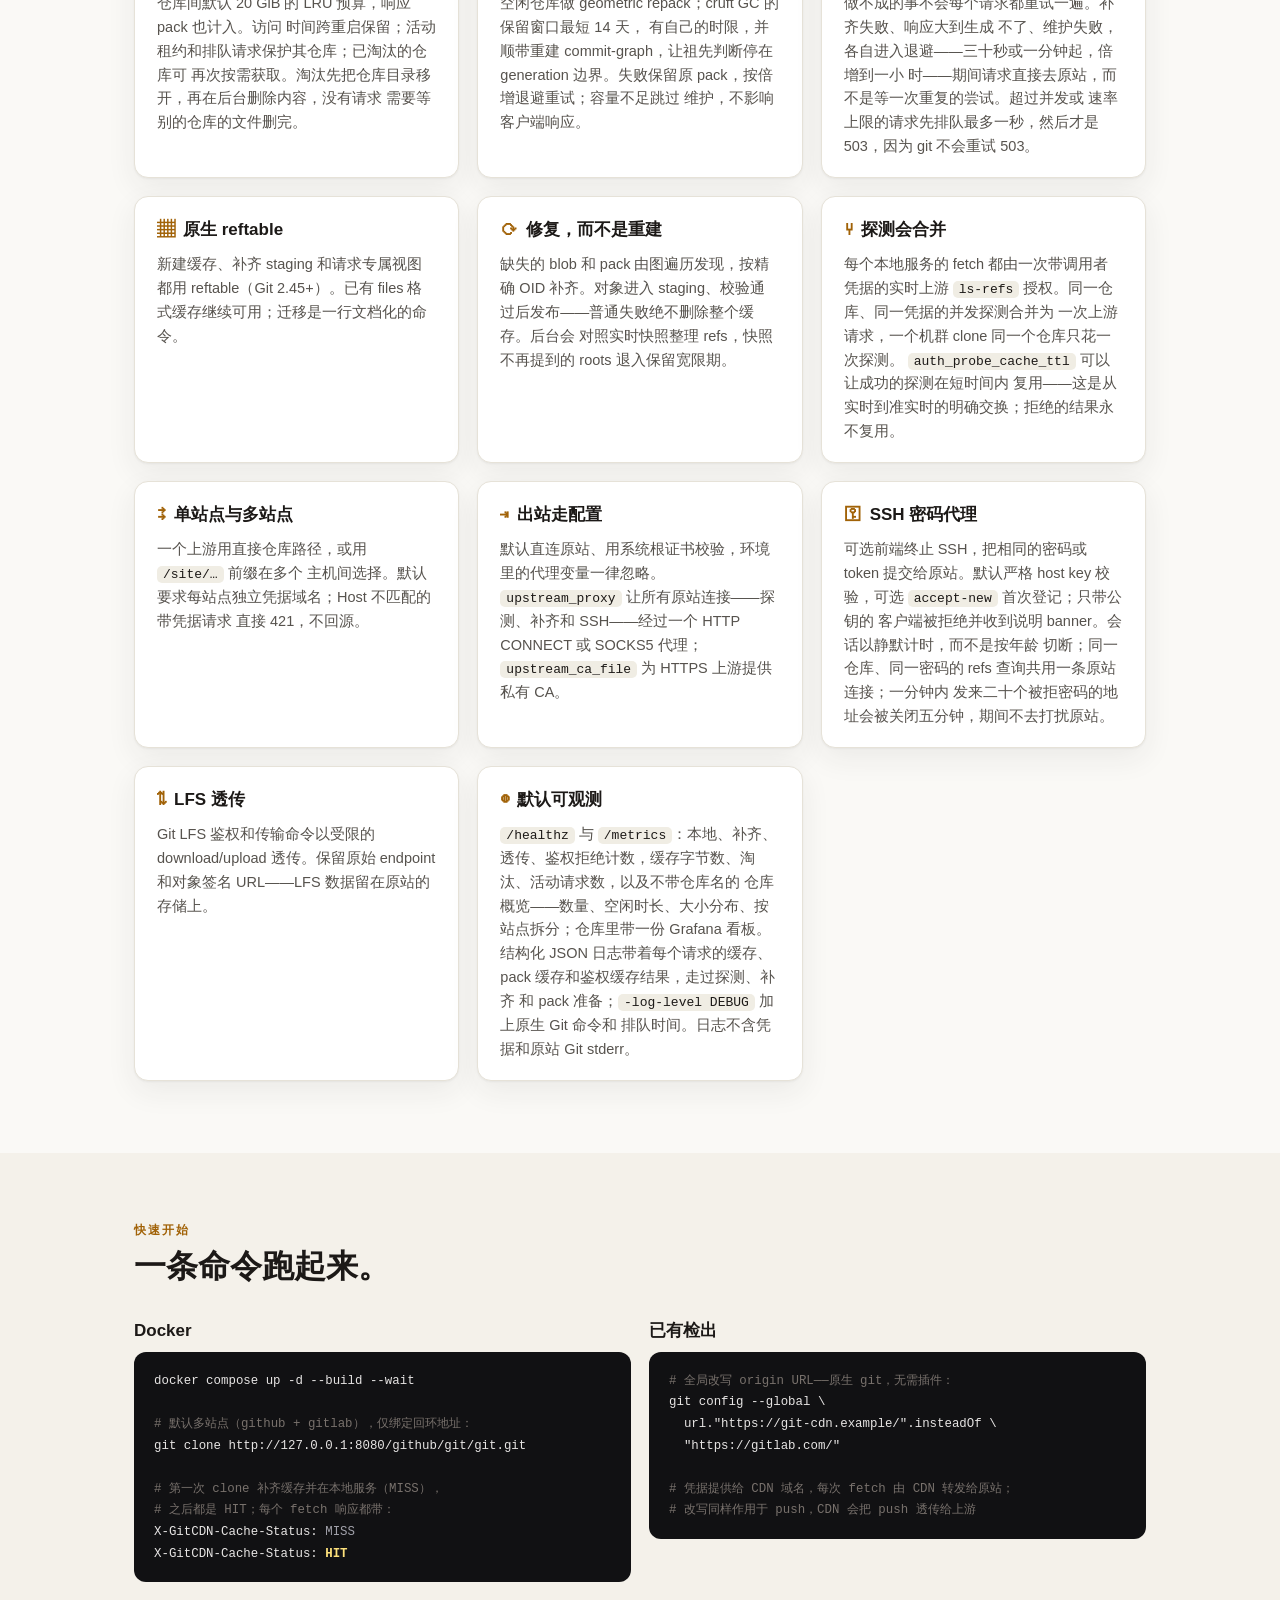
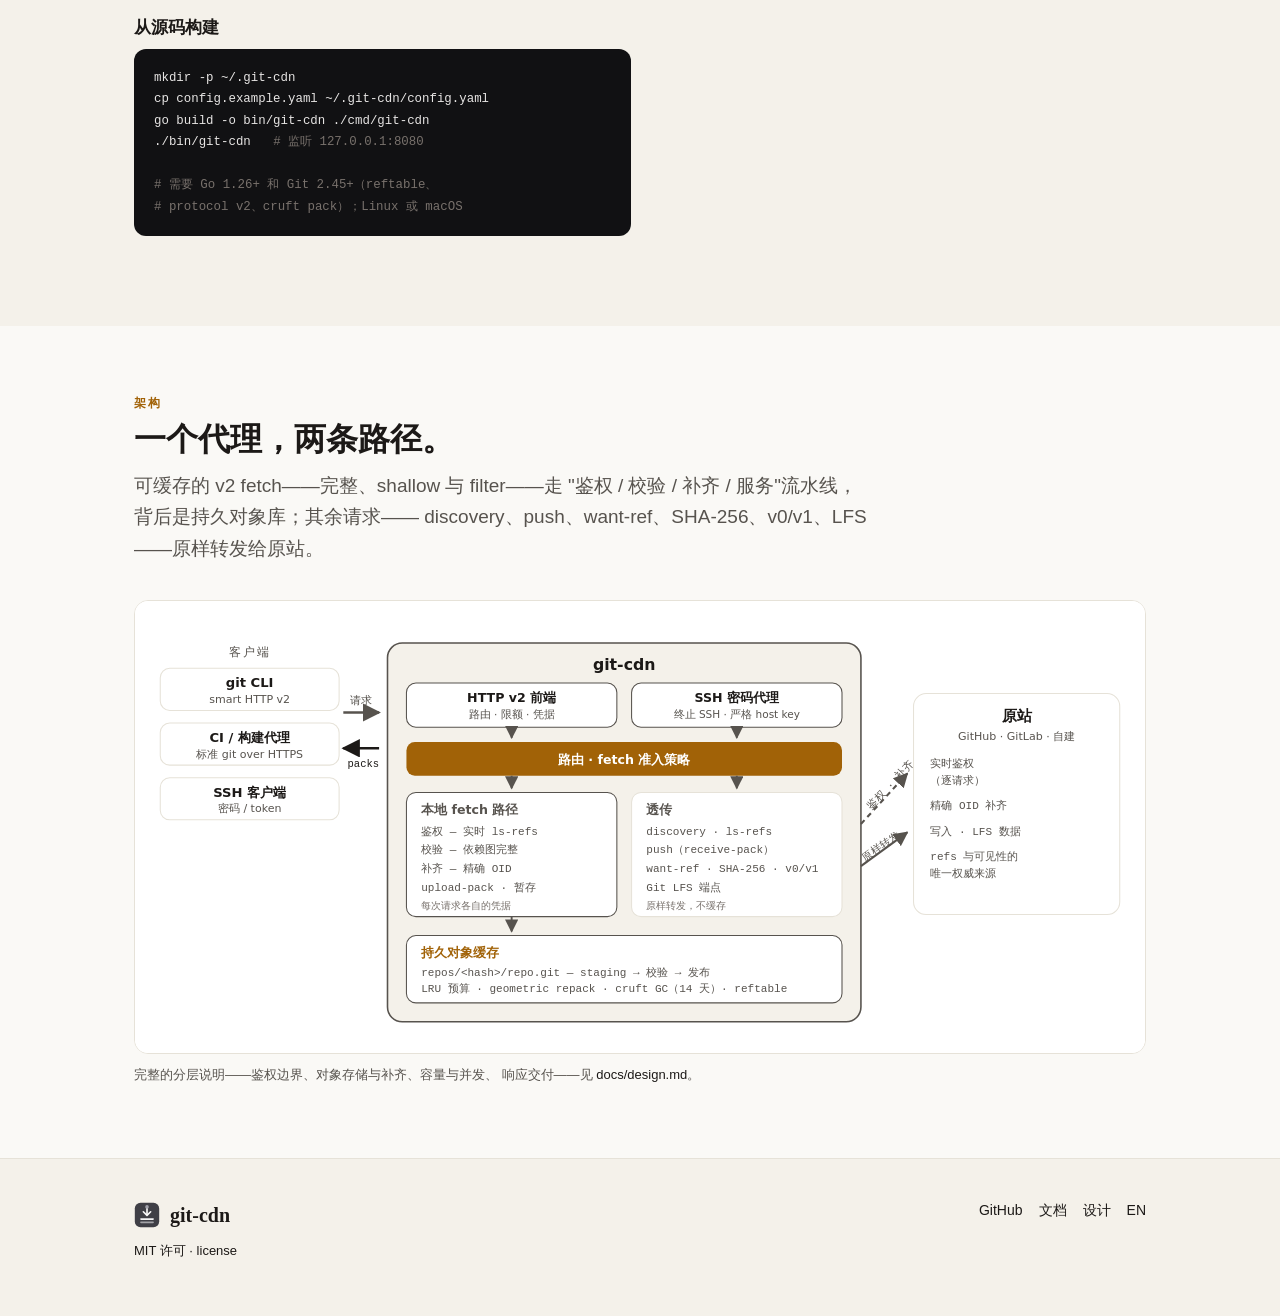
<file: zh-cn/index.html>
<!DOCTYPE html>
<html lang="zh-CN">
<head>
<meta charset="utf-8">
<meta name="viewport" content="width=device-width, initial-scale=1">
<title>git-cdn — HTTP Git 缓存代理</title>
    <script>
      // Pre-paint theme: apply the stored manual choice before first paint
      // (assets/theme.js owns the toggle wiring).
      (function () {
        try {
          var t = localStorage.getItem("banyan.theme");
          if (t === "light" || t === "dark") document.documentElement.setAttribute("data-theme", t);
        } catch (e) {}
      })();
    </script>
<meta name="description" content="git-cdn 是 HTTP Git 缓存代理：客户端保持原生 git，对象缓存在独立域名的共享对象库中，每次本地服务仍然用调用者自己的凭据在原站实时鉴权。">
<meta property="og:title" content="git-cdn — HTTP Git 缓存代理">
<meta property="og:description" content="对象进缓存，鉴权留原站。给 git 原站前面加一层缓存，客户端仍是原生 git。">
<meta property="og:type" content="website">
<meta property="og:url" content="https://banyan-vcs.github.io/git-cdn/zh-cn/">
<link rel="icon" href="../assets/avatar.svg" type="image/svg+xml">
<link rel="stylesheet" href="../assets/style.css">
<script src="../assets/lang.js"></script>
</head>
<body>

<header class="site">
  <div class="wrap">
    <a class="brand" href="./"><img src="../assets/avatar.svg" alt="">git-cdn</a>
    <nav class="main">
      <a href="#why">为什么</a>
      <a href="#how">工作方式</a>
      <a href="#features">能力</a>
      <a href="#quickstart">快速开始</a>
      <a href="docs.html">文档</a>
      <a href="https://github.com/banyan-vcs/git-cdn">GitHub</a>
    </nav>
    <span class="lang"><a href="../" lang="en" data-lang="en">EN</a><b>中文</b></span>
    <button id="theme-toggle" class="theme-toggle" type="button" aria-label="theme"></button>
  </div>
</header>

<section class="hero">
  <div class="wrap">
    <div>
      <span class="kicker">HTTP Git 缓存代理</span>
      <h1>在客户端与原站之间，<br>加一层 git 缓存。</h1>
      <p class="tagline">Objects cached. Authorization live.</p>
      <p class="lede">
        git-cdn 在自己的域名上提供 git smart HTTP v2——以及可选的 SSH
        密码代理——背后是共享对象缓存。每次本地服务的 fetch 仍然用调用者
        自己的凭据在原站实时鉴权；热缓存和冷缓存的校验完全一致。客户端
        保持原生 git，变的只有 URL。
      </p>
      <div class="cta">
        <a class="btn primary" href="#quickstart">快速开始</a>
        <a class="btn ghost" href="https://github.com/banyan-vcs/git-cdn">源码在 GitHub</a>
      </div>
    </div>
    <figure>
      <svg viewBox="0 0 380 300" width="380" height="300" role="img"
           aria-label="git 客户端经由 git-cdn 拉取，git-cdn 缓存对象，并为鉴权、补齐与透传联系原站">
        <defs>
          <marker id="arr" viewBox="0 0 10 10" refX="9" refY="5" markerWidth="7" markerHeight="7" orient="auto-start-reverse">
            <path d="M0 0 L10 5 L0 10 z" fill="var(--fig-accent)"/>
          </marker>
        </defs>
        <g font-family="ui-monospace, Consolas, monospace">
          <!-- clients -->
          <g>
            <rect x="14" y="64" width="104" height="36" rx="8" fill="var(--card)" stroke="var(--line)"/>
            <text x="66" y="87" text-anchor="middle" font-size="12" fill="var(--ink)">$ git clone</text>
            <rect x="14" y="118" width="104" height="36" rx="8" fill="var(--card)" stroke="var(--line)"/>
            <text x="66" y="141" text-anchor="middle" font-size="12" fill="var(--ink)">$ git fetch</text>
            <text x="66" y="178" text-anchor="middle" font-size="11" fill="var(--ink-soft)">客户端 · v2 / SSH</text>
          </g>
          <!-- clients -> cdn -->
          <line x1="122" y1="109" x2="148" y2="109" stroke="var(--fig-accent)" stroke-width="2.5" marker-end="url(#arr)"/>
          <!-- cdn -->
          <g>
            <rect x="152" y="52" width="116" height="158" rx="12" fill="var(--accent-soft)" stroke="var(--fig-accent)" stroke-width="1.5"/>
            <text x="210" y="74" text-anchor="middle" font-size="13" font-weight="600" fill="var(--fig-accent)">git-cdn</text>
            <rect x="166" y="92" width="76" height="13" rx="3" fill="var(--fig-accent)" opacity="0.9"/>
            <rect x="166" y="111" width="76" height="13" rx="3" fill="var(--fig-accent)" opacity="0.55"/>
            <rect x="166" y="130" width="76" height="13" rx="3" fill="var(--fig-accent)" opacity="0.3"/>
            <text x="210" y="163" text-anchor="middle" font-size="10.5" fill="var(--ink-soft)">对象缓存</text>
            <text x="210" y="177" text-anchor="middle" font-size="10.5" fill="var(--ink-soft)">LRU · repack · GC</text>
            <!-- cache status chips -->
            <g font-size="8.5" font-weight="600">
              <rect x="158" y="186" width="26" height="16" rx="4" fill="none" stroke="var(--hit)"/>
              <text x="171" y="198" text-anchor="middle" fill="var(--hit)">HIT</text>
              <rect x="189" y="186" width="31" height="16" rx="4" fill="none" stroke="var(--flow)"/>
              <text x="204.5" y="198" text-anchor="middle" fill="var(--flow)">MISS</text>
              <rect x="225" y="186" width="40" height="16" rx="4" fill="none" stroke="var(--ink-soft)"/>
              <text x="245" y="198" text-anchor="middle" fill="var(--ink-soft)">BYPASS</text>
            </g>
          </g>
          <!-- cdn -> origin: authorize, hydrate, passthrough (see caption) -->
          <line x1="272" y1="104" x2="288" y2="104" stroke="var(--fig-accent)" stroke-width="2" stroke-dasharray="5 4" marker-end="url(#arr)"/>
          <!-- origin -->
          <g>
            <rect x="292" y="64" width="78" height="80" rx="10" fill="var(--card)" stroke="var(--line)"/>
            <text x="331" y="90" text-anchor="middle" font-size="12.5" font-weight="600" fill="var(--ink)">原站</text>
            <text x="331" y="108" text-anchor="middle" font-size="10" fill="var(--ink-soft)">github</text>
            <text x="331" y="122" text-anchor="middle" font-size="10" fill="var(--ink-soft)">gitlab</text>
            <text x="331" y="134" text-anchor="middle" font-size="10" fill="var(--ink-soft)">自建</text>
          </g>
        </g>
      </svg>
      <figcaption>客户端连接 CDN；CDN 连接原站——为每次 fetch 鉴权、为缺失
      对象补齐、为一切不缓存的内容透传。</figcaption>
    </figure>
  </div>
</section>

<section id="why">
  <div class="wrap">
    <div class="section-head">
      <span class="kicker">为什么 git-cdn</span>
      <h2>同样的仓库，被一遍又一遍地拉取。</h2>
      <p class="lede">四个观察决定了它的设计。</p>
    </div>
    <div class="steps">
      <div class="card"><h3>重复的拉取流量</h3>
        <p>CI 集群、构建代理和开发者机器反复从同一个原站拉取同一批仓库。
        中间加一层缓存后，这些字节只需经过原站一次，而不是每个客户端
        各一次。</p></div>
      <div class="card"><h3>鉴权必须保持实时</h3>
        <p>复制对象的镜像也复制了访问控制的问题。git-cdn 对每个本地服务
        的 fetch 都向原站做一次实时 <code>ls-refs</code>；缓存中的对象
        永远不构成读取授权。</p></div>
      <div class="card"><h3>客户端保持原生 git</h3>
        <p>不需要插件，不需要代理变量。把克隆 URL 指向 CDN，或用
        <code>url.insteadOf</code> 改写；凭据提供给 CDN 域名，由 CDN
        转发给原站。</p></div>
      <div class="card"><h3>里面是原生 Git，外面是 Go</h3>
        <p>Git 自己做协商、对象接收和 pack 生成；Go 负责路由、缓存发布
        和资源限制——这个分工及其权衡写在
        <a href="https://github.com/banyan-vcs/git-cdn/blob/main/docs/design.md">设计文档</a>里。</p></div>
    </div>
  </div>
</section>

<section id="how" class="alt">
  <div class="wrap">
    <div class="section-head">
      <span class="kicker">fetch 如何被服务</span>
      <h2>鉴权、校验、补齐、服务。</h2>
      <p class="lede">discovery 和客户端 <code>ls-refs</code> 始终发往原站。
      want 为当前广播 OID 的 v2 fetch 可以在本地服务——shallow 与 filter
      请求也一样——分四步：</p>
    </div>
    <div class="steps" style="margin-bottom:34px">
      <div class="card"><h3>鉴权</h3>
        <p>用本次请求的凭据做一次新鲜的 <code>ls-refs</code>。同一仓库、
        同一凭据的并发探测合并为一次上游请求，等待者复用这份新鲜结果。
        原站 401/403/404 及其 challenge 原样透传；登录页不能授权缓存
        数据。</p></div>
      <div class="card"><h3>校验</h3>
        <p>依赖遍历证明 wanted roots 是完整的；大仓库先查 pinned-root
        索引，落在已验证闭包内的 want 不需要再遍历。commit 存在而 blob
        缺失仍然算 miss——检查的是对象图，不是 refs。</p></div>
      <div class="card"><h3>补齐</h3>
        <p>缺失的 roots 按精确 OID 拉入 staging，校验后连同 GC pins 一起
        发布；roots 列表走标准输入，带几千个 tag 的 clone 也只是一次
        fetch。已验证的旧 roots 通过 alternates 参与增量协商。补齐失败后
        仓库进入退避，不会每个请求都重试一遍。</p></div>
      <div class="card"><h3>服务</h3>
        <p>请求专属的 refs 视图在共享租约下驱动本地 upload-pack，同一
        仓库的热 fetch 可以并行。响应先落入有上限的暂存文件，Git 成功
        退出后才传输——任何失败都回退为一次完整的原站响应。</p></div>
    </div>
    <table class="matrix">
      <thead><tr><th>请求</th><th>行为</th></tr></thead>
      <tbody>
        <tr><td>discovery · ls-refs</td><td>实时代理原站，保留协议能力和 refs</td></tr>
        <tr><td>v2 fetch，want 是新鲜的 tip / tag / peeled OID</td><td>本地服务——上面的四步</td></tr>
        <tr><td>v2 fetch 带 <code>deepen</code> 或 <code>filter</code></td><td>本地服务，同一路径——指令属于请求的一部分</td></tr>
        <tr><td>have 协商</td><td>指向已授权历史内已缓存提交的 have 参与协商，其余的从请求里剥离</td></tr>
        <tr><td>v2 fetch 带 <code>done</code>、没有 have</td><td>生成完的响应被存储，下一个相同的请求逐字复用（<code>X-GitCDN-Pack-Cache</code>）</td></tr>
        <tr><td>want-ref · SHA-256 · v0/v1 · 未知扩展</td><td>完整回源</td></tr>
        <tr><td>超过 4096 个 pkt-line 的命令</td><td>不解析、完整回源——refs 多过这个数的仓库照样能 clone，只是不经过缓存</td></tr>
        <tr><td>代理无法解析的 refs 广告</td><td>fetch 回源；不会凭它从缓存服务任何对象</td></tr>
        <tr><td>push（receive-pack）· Git LFS 端点</td><td>完整回源，不缓存</td></tr>
      </tbody>
    </table>
    <div class="statusline">
      <div><b><span class="badge hit">HIT</span></b>
        所需对象在缓存中已经完整</div>
      <div><b><span class="badge miss">MISS</span></b>
        本次请求补齐对象后本地生成</div>
      <div><b><span class="badge bypass">BYPASS</span></b>
        原站响应——HIT 针对对象，不是复用的 pack</div>
    </div>
    <p style="margin-top:26px;max-width:46em;color:var(--ink-soft)">
      这些行为由 51 个文件中的 240 个测试函数和 1 个 fuzz 入口钉死，CI
      带 race 检测运行，
      用标准 Git 客户端驱动带认证的 <code>git http-backend</code>——
      <a href="https://github.com/banyan-vcs/git-cdn/blob/main/docs/testing.md">docs/testing.md</a>。</p>
  </div>
</section>

<section id="features">
  <div class="wrap">
    <div class="section-head">
      <span class="kicker">代理做什么</span>
      <h2>可以无人值守运行的缓存。</h2>
    </div>
    <div class="grid">
      <div class="card"><h3><span class="glyph">◫</span>共享对象库</h3>
        <p>按原站 URL、仓库路径和对象格式共享，存放于
        <code>repos/&lt;hash&gt;/repo.git</code>。不同用户和轮换后的
        token 复用同一份对象；每次 fetch 仍用自己的凭据鉴权和补齐，
        凭据只在请求内存中存活。单上游模式下，HTTP 与 SSH 两个前端共用
        一份。</p></div>
      <div class="card"><h3><span class="glyph">▧</span>响应 pack 缓存</h3>
        <p>clone 形状的 fetch——带 want、<code>done</code>、没有
        have——生成完的响应被存储，下一个相同的请求逐字流式复用，键是
        请求字节和实时 refs 快照。补齐、refs 视图和 upload-pack 全部
        跳过，鉴权探测照常进行。每仓库 1 GiB，最近最少服务的先淘汰；
        并发的相同 clone 共享一次生成、一次读取。</p></div>
      <div class="card"><h3><span class="glyph">≡</span>shallow 与 filter，同样本地</h3>
        <p><code>git clone --depth=1</code> 和
        <code style="white-space:nowrap">--filter=blob:none</code> 的
        fetch 与完整 clone 用同一份缓存：指令原样到达本地
        upload-pack。代理自己保存的副本始终完整——永远不会是 shallow 或
        partial。</p></div>
      <div class="card"><h3><span class="glyph">▤</span>是预算，不是配额</h3>
        <p>仓库间默认 20&nbsp;GiB 的 LRU 预算，响应 pack 也计入。访问
        时间跨重启保留；活动租约和排队请求保护其仓库；已淘汰的仓库可
        再次按需获取。淘汰先把仓库目录移开，再在后台删除内容，没有请求
        需要等别的仓库的文件删完。</p></div>
      <div class="card"><h3><span class="glyph">⚙</span>守规矩的后台维护</h3>
        <p>空闲仓库做 geometric repack；cruft GC 的保留窗口最短 14 天，
        有自己的时限，并顺带重建 commit-graph，让祖先判断停在
        generation 边界。失败保留原 pack，按倍增退避重试；容量不足跳过
        维护，不影响客户端响应。</p></div>
      <div class="card"><h3><span class="glyph">⧗</span>先退避，再透传</h3>
        <p>做不成的事不会每个请求都重试一遍。补齐失败、响应大到生成
        不了、维护失败，各自进入退避——三十秒或一分钟起，倍增到一小
        时——期间请求直接去原站，而不是等一次重复的尝试。超过并发或
        速率上限的请求先排队最多一秒，然后才是 503，因为 git 不会重试
        503。</p></div>
      <div class="card"><h3><span class="glyph">▦</span>原生 reftable</h3>
        <p>新建缓存、补齐 staging 和请求专属视图都用 reftable（Git
        2.45+）。已有 files 格式缓存继续可用；迁移是一行文档化的命令。</p></div>
      <div class="card"><h3><span class="glyph">⟳</span>修复，而不是重建</h3>
        <p>缺失的 blob 和 pack 由图遍历发现，按精确 OID 补齐。对象进入
        staging、校验通过后发布——普通失败绝不删除整个缓存。后台会
        对照实时快照整理 refs，快照不再提到的 roots 退入保留宽限期。</p></div>
      <div class="card"><h3><span class="glyph">⑂</span>探测会合并</h3>
        <p>每个本地服务的 fetch 都由一次带调用者凭据的实时上游
        <code>ls-refs</code> 授权。同一仓库、同一凭据的并发探测合并为
        一次上游请求，一个机群 clone 同一个仓库只花一次探测。
        <code>auth_probe_cache_ttl</code> 可以让成功的探测在短时间内
        复用——这是从实时到准实时的明确交换；拒绝的结果永不复用。</p></div>
      <div class="card"><h3><span class="glyph">⇉</span>单站点与多站点</h3>
        <p>一个上游用直接仓库路径，或用 <code>/site/…</code> 前缀在多个
        主机间选择。默认要求每站点独立凭据域名；Host 不匹配的带凭据请求
        直接 421，不回源。</p></div>
      <div class="card"><h3><span class="glyph">⇥</span>出站走配置</h3>
        <p>默认直连原站、用系统根证书校验，环境里的代理变量一律忽略。
        <code>upstream_proxy</code> 让所有原站连接——探测、补齐和
        SSH——经过一个 HTTP CONNECT 或 SOCKS5 代理；
        <code>upstream_ca_file</code> 为 HTTPS 上游提供私有 CA。</p></div>
      <div class="card"><h3><span class="glyph">⚿</span>SSH 密码代理</h3>
        <p>可选前端终止 SSH，把相同的密码或 token 提交给原站。默认严格
        host key 校验，可选 <code>accept-new</code> 首次登记；只带公钥的
        客户端被拒绝并收到说明 banner。会话以静默计时，而不是按年龄
        切断；同一仓库、同一密码的 refs 查询共用一条原站连接；一分钟内
        发来二十个被拒密码的地址会被关闭五分钟，期间不去打扰原站。</p></div>
      <div class="card"><h3><span class="glyph">⇅</span>LFS 透传</h3>
        <p>Git LFS 鉴权和传输命令以受限的 download/upload 透传。保留原始
        endpoint 和对象签名 URL——LFS 数据留在原站的存储上。</p></div>
      <div class="card"><h3><span class="glyph">◍</span>默认可观测</h3>
        <p><code>/healthz</code> 与 <code>/metrics</code>：本地、补齐、
        透传、鉴权拒绝计数，缓存字节数、淘汰、活动请求数，以及不带仓库名的
        仓库概览——数量、空闲时长、大小分布、按站点拆分；仓库里带一份 Grafana
        看板。结构化 JSON
        日志带着每个请求的缓存、pack 缓存和鉴权缓存结果，走过探测、补齐
        和 pack 准备；<code>-log-level DEBUG</code> 加上原生 Git 命令和
        排队时间。日志不含凭据和原站 Git stderr。</p></div>
    </div>
  </div>
</section>

<section id="quickstart" class="alt">
  <div class="wrap">
    <div class="section-head">
      <span class="kicker">快速开始</span>
      <h2>一条命令跑起来。</h2>
    </div>
    <div class="terminals">
      <div>
        <h3>Docker</h3>
<pre><code>docker compose up -d --build --wait

<span class="c"># 默认多站点（github + gitlab），仅绑定回环地址：</span>
git clone http://127.0.0.1:8080/github/git/git.git

<span class="c"># 第一次 clone 补齐缓存并在本地服务（MISS），
# 之后都是 HIT；每个 fetch 响应都带：</span>
X-GitCDN-Cache-Status: <span class="m">MISS</span>
X-GitCDN-Cache-Status: <span class="h">HIT</span></code></pre>
      </div>
      <div>
        <h3>已有检出</h3>
<pre><code><span class="c"># 全局改写 origin URL——原生 git，无需插件：</span>
git config --global \
  url."https://git-cdn.example/".insteadOf \
  "https://gitlab.com/"

<span class="c"># 凭据提供给 CDN 域名，每次 fetch 由 CDN 转发给原站；
# 改写同样作用于 push，CDN 会把 push 透传给上游</span></code></pre>
      </div>
      <div>
        <h3>从源码构建</h3>
<pre><code>mkdir -p ~/.git-cdn
cp config.example.yaml ~/.git-cdn/config.yaml
go build -o bin/git-cdn ./cmd/git-cdn
./bin/git-cdn   <span class="c"># 监听 127.0.0.1:8080</span>

<span class="c"># 需要 Go 1.26+ 和 Git 2.45+（reftable、
# protocol v2、cruft pack）；Linux 或 macOS</span></code></pre>
      </div>
    </div>
  </div>
</section>

<section id="architecture">
  <div class="wrap">
    <div class="section-head">
      <span class="kicker">架构</span>
      <h2>一个代理，两条路径。</h2>
      <p class="lede">可缓存的 v2 fetch——完整、shallow 与 filter——走
      "鉴权 / 校验 / 补齐 / 服务"流水线，背后是持久对象库；其余请求——
      discovery、push、want-ref、SHA-256、v0/v1、LFS——原样转发给原站。</p>
    </div>
    <figure class="arch">
      <svg xmlns="http://www.w3.org/2000/svg" viewBox="0 0 960 430" font-family="system-ui, 'Segoe UI', 'Microsoft YaHei', 'Noto Sans SC', sans-serif" role="img" aria-label="git-cdn 架构：git 与 SSH 客户端接入 HTTP v2 前端或 SSH 密码代理；路由与准入策略把可缓存的 v2 fetch（含 shallow 与 filter）送入鉴权、校验、精确 OID 补齐和本地 upload-pack，底层是带 LRU、geometric repack 和 cruft GC 的持久对象缓存；push、want-ref、SHA-256、v0/v1 与 LFS 请求透传给原站">
        <defs>
          <marker id="a" viewBox="0 0 10 10" refX="9" refY="5" markerWidth="7" markerHeight="7" orient="auto-start-reverse">
            <path d="M0 0 L10 5 L0 10 z" fill="var(--ink-soft)"/>
          </marker>
          <marker id="g" viewBox="0 0 10 10" refX="9" refY="5" markerWidth="7" markerHeight="7" orient="auto-start-reverse">
            <path d="M0 0 L10 5 L0 10 z" fill="var(--ink)"/>
          </marker>
        </defs>
      
        <rect x="0" y="0" width="960" height="430" fill="var(--card)"/>
      
        <!-- clients -->
        <g text-anchor="middle">
          <text x="109" y="52" font-size="11" fill="var(--ink-soft)" font-family="ui-monospace, Consolas, monospace" letter-spacing="2">客户端</text>
          <rect x="24" y="64" width="170" height="40" rx="9" fill="var(--card)" stroke="var(--line)"/>
          <text x="109" y="82" font-size="12.5" font-weight="600" fill="var(--ink)">git CLI</text>
          <text x="109" y="97" font-size="10.5" fill="var(--ink-soft)">smart HTTP v2</text>
          <rect x="24" y="116" width="170" height="40" rx="9" fill="var(--card)" stroke="var(--line)"/>
          <text x="109" y="134" font-size="12.5" font-weight="600" fill="var(--ink)">CI / 构建代理</text>
          <text x="109" y="149" font-size="10.5" fill="var(--ink-soft)">标准 git over HTTPS</text>
          <rect x="24" y="168" width="170" height="40" rx="9" fill="var(--card)" stroke="var(--line)"/>
          <text x="109" y="186" font-size="12.5" font-weight="600" fill="var(--ink)">SSH 客户端</text>
          <text x="109" y="201" font-size="10.5" fill="var(--ink-soft)">密码 / token</text>
        </g>
      
        <!-- requests / responses -->
        <g font-size="10" fill="var(--ink-soft)" font-family="ui-monospace, Consolas, monospace" text-anchor="middle">
          <line x1="198" y1="106" x2="232" y2="106" stroke="var(--ink-soft)" stroke-width="2.5" marker-end="url(#a)"/>
          <text x="215" y="98">请求</text>
          <line x1="232" y1="140" x2="198" y2="140" stroke="var(--ink)" stroke-width="2.5" marker-end="url(#g)"/>
          <text x="217" y="158" fill="var(--ink)">packs</text>
        </g>
      
        <!-- git-cdn container -->
        <rect x="240" y="40" width="450" height="360" rx="14" fill="var(--bg-soft)" stroke="var(--ink-soft)" stroke-width="1.5"/>
        <text x="465" y="66" text-anchor="middle" font-size="15" font-weight="700" fill="var(--ink)">git-cdn</text>
      
        <!-- frontends -->
        <g text-anchor="middle">
          <rect x="258" y="78" width="200" height="42" rx="9" fill="var(--card)" stroke="var(--ink-soft)"/>
          <text x="358" y="96" font-size="12" font-weight="600" fill="var(--ink)">HTTP v2 前端</text>
          <text x="358" y="111" font-size="10" fill="var(--ink-soft)">路由 · 限额 · 凭据</text>
          <rect x="472" y="78" width="200" height="42" rx="9" fill="var(--card)" stroke="var(--ink-soft)"/>
          <text x="572" y="96" font-size="12" font-weight="600" fill="var(--ink)">SSH 密码代理</text>
          <text x="572" y="111" font-size="10" fill="var(--ink-soft)">终止 SSH · 严格 host key</text>
        </g>
      
        <g stroke="var(--ink-soft)" stroke-width="1.8">
          <line x1="358" y1="120" x2="358" y2="130" marker-end="url(#a)"/>
          <line x1="572" y1="120" x2="572" y2="130" marker-end="url(#a)"/>
        </g>
      
        <!-- eligibility policy -->
        <rect x="258" y="134" width="414" height="32" rx="8" fill="var(--fig-accent)"/>
        <text x="465" y="155" text-anchor="middle" font-size="12" font-weight="600" fill="var(--on-accent)">路由 · fetch 准入策略</text>
      
        <g stroke="var(--ink-soft)" stroke-width="1.8">
          <line x1="358" y1="166" x2="358" y2="178" marker-end="url(#a)"/>
          <line x1="572" y1="166" x2="572" y2="178" marker-end="url(#a)"/>
        </g>
      
        <!-- lane A: local fetch path -->
        <rect x="258" y="182" width="200" height="118" rx="9" fill="var(--card)" stroke="var(--ink-soft)"/>
        <text x="272" y="202" font-size="12" font-weight="600" fill="var(--ink-soft)">本地 fetch 路径</text>
        <g font-size="10.5" fill="var(--ink-soft)" font-family="ui-monospace, Consolas, monospace">
          <text x="272" y="222">鉴权 — 实时 ls-refs</text>
          <text x="272" y="240">校验 — 依赖图完整</text>
          <text x="272" y="258">补齐 — 精确 OID</text>
          <text x="272" y="276">upload-pack · 暂存</text>
        </g>
        <text x="272" y="293" font-size="9.5" fill="var(--flow)" font-family="ui-monospace, Consolas, monospace">每次请求各自的凭据</text>
      
        <!-- lane B: passthrough -->
        <rect x="472" y="182" width="200" height="118" rx="9" fill="var(--card)" stroke="var(--line)"/>
        <text x="486" y="202" font-size="12" font-weight="600" fill="var(--ink-soft)">透传</text>
        <g font-size="10.5" fill="var(--ink-soft)" font-family="ui-monospace, Consolas, monospace">
          <text x="486" y="222">discovery · ls-refs</text>
          <text x="486" y="240">push（receive-pack）</text>
          <text x="486" y="258">want-ref · SHA-256 · v0/v1</text>
          <text x="486" y="276">Git LFS 端点</text>
        </g>
        <text x="486" y="293" font-size="9.5" fill="var(--flow)" font-family="ui-monospace, Consolas, monospace">原样转发，不缓存</text>
      
        <!-- object cache -->
        <line x1="358" y1="300" x2="358" y2="314" stroke="var(--ink-soft)" stroke-width="1.8" marker-end="url(#a)"/>
        <rect x="258" y="318" width="414" height="64" rx="9" fill="var(--card)" stroke="var(--ink-soft)"/>
        <text x="272" y="338" font-size="12" font-weight="600" fill="var(--fig-accent)">持久对象缓存</text>
        <text x="272" y="356" font-size="10.5" fill="var(--ink-soft)" font-family="ui-monospace, Consolas, monospace">repos/&lt;hash&gt;/repo.git — staging → 校验 → 发布</text>
        <text x="272" y="372" font-size="10.5" fill="var(--ink-soft)" font-family="ui-monospace, Consolas, monospace">LRU 预算 · geometric repack · cruft GC（14 天）· reftable</text>
      
        <!-- origin -->
        <rect x="740" y="88" width="196" height="210" rx="12" fill="var(--card)" stroke="var(--line)"/>
        <text x="838" y="114" text-anchor="middle" font-size="14" font-weight="700" fill="var(--ink)">原站</text>
        <text x="838" y="132" text-anchor="middle" font-size="10.5" fill="var(--ink-soft)">GitHub · GitLab · 自建</text>
        <g font-size="10.5" fill="var(--ink-soft)" font-family="ui-monospace, Consolas, monospace">
          <text x="756" y="158">实时鉴权</text>
          <text x="756" y="174">（逐请求）</text>
          <text x="756" y="198">精确 OID 补齐</text>
          <text x="756" y="222">写入 · LFS 数据</text>
          <text x="756" y="246">refs 与可见性的</text>
          <text x="756" y="262">唯一权威来源</text>
        </g>
      
        <!-- container -> origin arrows -->
        <g font-size="10" fill="var(--ink-soft)" font-family="ui-monospace, Consolas, monospace">
          <line x1="690" y1="212" x2="734" y2="164" stroke="var(--ink-soft)" stroke-width="2" stroke-dasharray="5 4" marker-end="url(#a)"/>
          <text transform="translate(700 199) rotate(-47)">鉴权 · 补齐</text>
          <line x1="690" y1="252" x2="734" y2="220" stroke="var(--ink-soft)" stroke-width="2" marker-end="url(#a)"/>
          <text transform="translate(694 248) rotate(-36)">原样转发</text>
        </g>
      </svg>
      <figcaption>完整的分层说明——鉴权边界、对象存储与补齐、容量与并发、
      响应交付——见
      <a href="https://github.com/banyan-vcs/git-cdn/blob/main/docs/design.md">docs/design.md</a>。</figcaption>
    </figure>
  </div>
</section>

<footer class="site">
  <div class="wrap">
    <div>
      <a class="brand" href="./"><img src="../assets/avatar.svg" alt="">git-cdn</a>
      <p style="margin:8px 0 0;font-size:13px">MIT 许可 · <a href="https://github.com/banyan-vcs/git-cdn/blob/main/LICENSE">license</a></p>
    </div>
    <nav>
      <a href="https://github.com/banyan-vcs/git-cdn">GitHub</a>
      <a href="docs.html">文档</a>
      <a href="https://github.com/banyan-vcs/git-cdn/blob/main/docs/design.md">设计</a>
      <a href="../" lang="en" data-lang="en">EN</a>
    </nav>
  </div>
</footer>

    <script src="../assets/theme.js" defer></script>
</body>
</html>
</file>
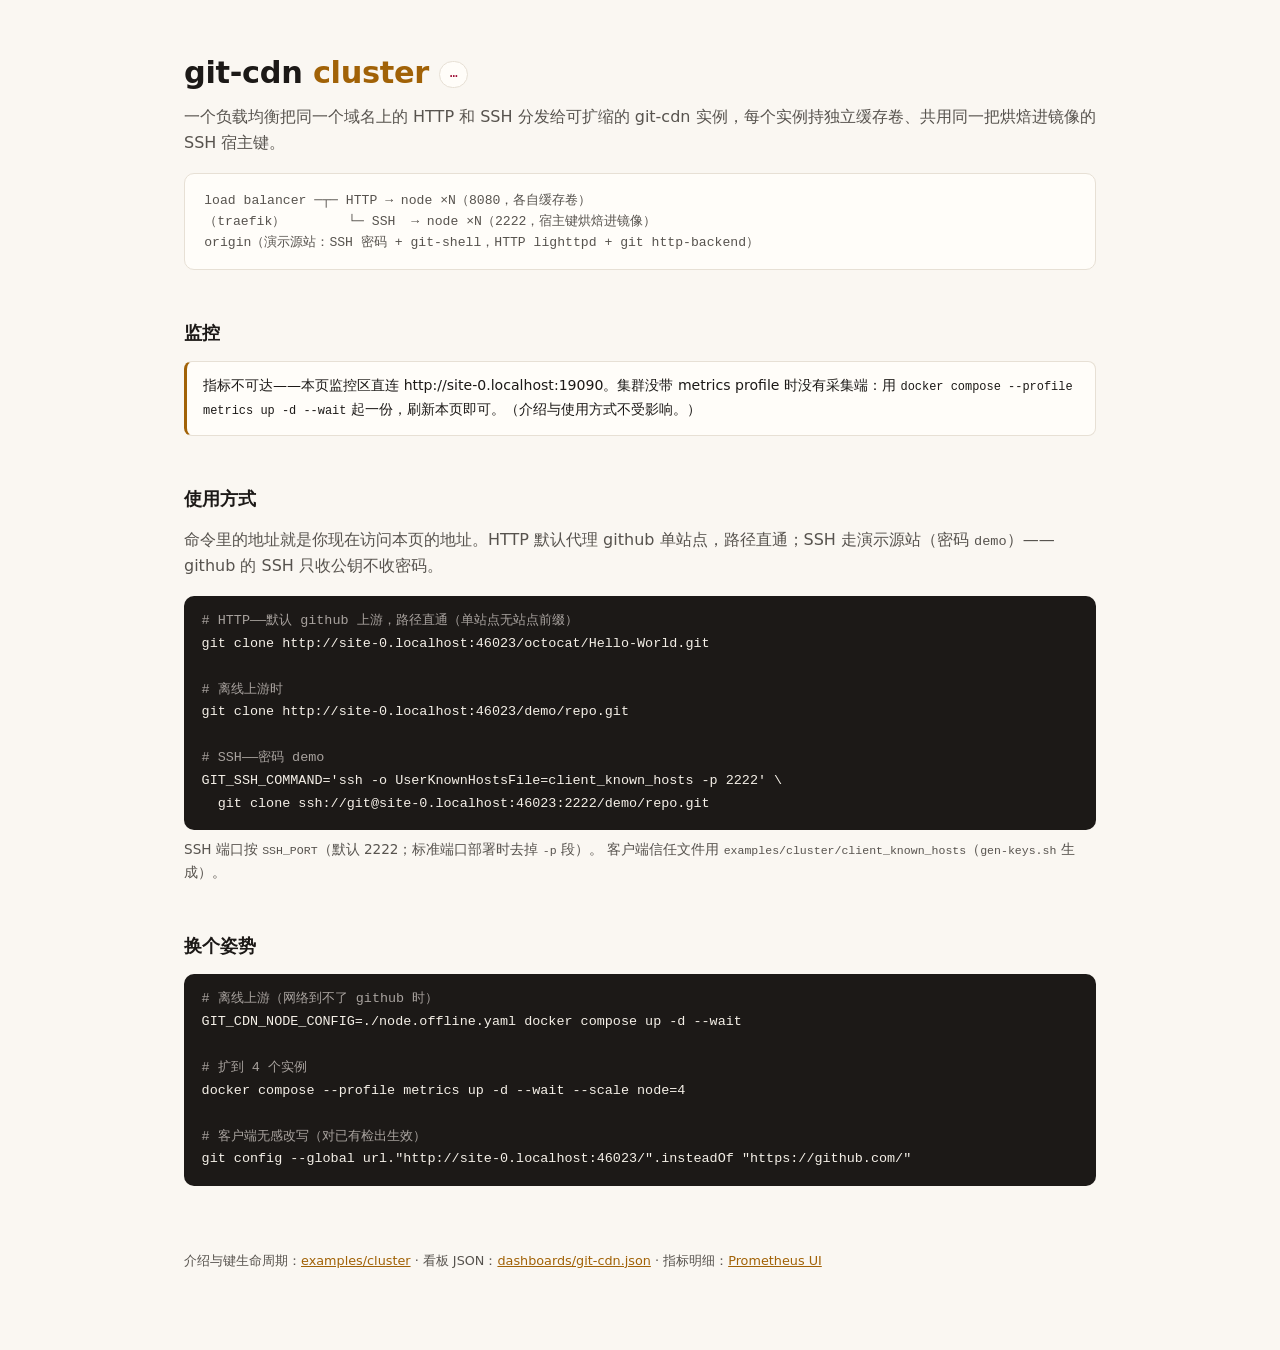
<file: examples/cluster/homepage/index.html>
<!doctype html>
<html lang="zh-CN">
<head>
<meta charset="utf-8">
<meta name="viewport" content="width=device-width, initial-scale=1">
<title>git-cdn cluster</title>
<style>
  :root {
    --paper: #faf7f2; --ink: #1c1917; --ink-soft: #57534e;
    --line: #e7e0d5; --card: #fffdf9; --gold: #a16207;
    --ok: #3f6212; --bad: #9f1239;
    --mono: ui-monospace, SFMono-Regular, Menlo, Consolas, monospace;
  }
  * { box-sizing: border-box; }
  body {
    margin: 0; background: var(--paper); color: var(--ink);
    font: 16px/1.65 system-ui, "Segoe UI", "PingFang SC", "Microsoft YaHei", sans-serif;
  }
  .wrap { max-width: 60rem; margin: 0 auto; padding: 3rem 1.5rem 5rem; }
  h1 { font-size: 1.9rem; margin: 0 0 .35rem; letter-spacing: -.01em; }
  h1 .dot { color: var(--gold); }
  h2 { font-size: 1.15rem; margin: 3rem 0 .8rem; }
  .sub { color: var(--ink-soft); margin: 0 0 1rem; }
  .pill {
    display: inline-block; font: 600 .78rem/1 var(--mono); padding: .38rem .6rem;
    border: 1px solid var(--line); border-radius: 999px; background: var(--card);
    vertical-align: middle;
  }
  .pill.up { color: var(--ok); }
  .pill.down { color: var(--bad); }
  .grid { display: grid; grid-template-columns: repeat(auto-fit, minmax(9.5rem, 1fr)); gap: .8rem; }
  .stat { background: var(--card); border: 1px solid var(--line); border-radius: 10px; padding: .8rem .95rem; }
  .stat b { display: block; font: 600 1.25rem/1.2 var(--mono); margin-top: .15rem; }
  .stat span { font-size: .8rem; color: var(--ink-soft); }
  .stat small { display: block; font-size: .72rem; color: var(--ink-soft); margin-top: .1rem; }
  table { border-collapse: collapse; width: 100%; font-size: .88rem; }
  th, td { text-align: left; padding: .45rem .6rem; border-bottom: 1px solid var(--line); }
  th { color: var(--ink-soft); font-weight: 500; font-size: .78rem; }
  td.mono, .mono { font-family: var(--mono); font-size: .85em; }
  .term {
    background: var(--ink); color: #f5f0e8; border-radius: 10px; padding: .9rem 1.1rem;
    font: .84rem/1.7 var(--mono); overflow-x: auto; white-space: pre;
  }
  .term .c { color: #a8a29e; }
  .note { color: var(--ink-soft); font-size: .85rem; margin: .5rem 0 0; }
  .warn {
    border: 1px solid var(--line); border-left: 3px solid var(--gold);
    background: var(--card); border-radius: 8px; padding: .8rem 1rem; font-size: .88rem;
  }
  a { color: var(--gold); }
  .arch { font: .82rem/1.6 var(--mono); color: var(--ink-soft); background: var(--card);
          border: 1px solid var(--line); border-radius: 10px; padding: 1rem 1.2rem;
          white-space: pre; overflow-x: auto; }
  footer { margin-top: 4rem; color: var(--ink-soft); font-size: .8rem; }
</style>
</head>
<body>
<div class="wrap">
  <h1>git-cdn <span class="dot">cluster</span> <span class="pill" id="status">…</span></h1>
  <p class="sub">一个负载均衡把同一个域名上的 HTTP 和 SSH 分发给可扩缩的 git-cdn 实例，每个实例持独立缓存卷、共用同一把烘焙进镜像的 SSH 宿主键。</p>

  <div class="arch">load balancer ─┬─ HTTP → node ×N（8080，各自缓存卷）
（traefik）        └─ SSH  → node ×N（2222，宿主键烘焙进镜像）
origin（演示源站：SSH 密码 + git-shell，HTTP lighttpd + git http-backend）</div>

  <h2>监控</h2>
  <div id="monitor">
    <div class="warn">正在连接 Prometheus（<span class="mono" id="prom-url"></span>）…</div>
  </div>

  <h2>使用方式</h2>
  <p class="sub">命令里的地址就是你现在访问本页的地址。HTTP 默认代理 github 单站点，路径直通；SSH 走演示源站（密码 <span class="mono">demo</span>）——github 的 SSH 只收公钥不收密码。</p>
  <div class="term" id="cmds"></div>
  <p class="note">SSH 端口按 <span class="mono">SSH_PORT</span>（默认 2222；标准端口部署时去掉 <span class="mono">-p</span> 段）。
  客户端信任文件用 <span class="mono">examples/cluster/client_known_hosts</span>（<span class="mono">gen-keys.sh</span> 生成）。</p>

  <h2>换个姿势</h2>
  <div class="term"><span class="c"># 离线上游（网络到不了 github 时）</span>
GIT_CDN_NODE_CONFIG=./node.offline.yaml docker compose up -d --wait

<span class="c"># 扩到 4 个实例</span>
docker compose --profile metrics up -d --wait --scale node=4

<span class="c"># 客户端无感改写（对已有检出生效）</span>
git config --global url."http://<span id="host1"></span>/".insteadOf "https://github.com/"</div>

  <footer>介绍与键生命周期：<a href="https://github.com/banyan-vcs/git-cdn/tree/main/examples/cluster">examples/cluster</a>
   · 看板 JSON：<a href="https://github.com/banyan-vcs/git-cdn/blob/main/dashboards/git-cdn.json">dashboards/git-cdn.json</a>
   · 指标明细：<a id="prom-link">Prometheus UI</a></footer>
</div>

<script>
'use strict';
const PROM = location.protocol + '//' + location.hostname + ':19090';
document.getElementById('prom-url').textContent = PROM;
document.getElementById('prom-link').href = PROM + '/';

const host = location.host;
document.getElementById('host1').textContent = host;
document.getElementById('cmds').innerHTML =
  '<span class="c"># HTTP——默认 github 上游，路径直通（单站点无站点前缀）</span>\n' +
  'git clone http://' + host + '/octocat/Hello-World.git\n\n' +
  '<span class="c"># 离线上游时</span>\n' +
  'git clone http://' + host + '/demo/repo.git\n\n' +
  '<span class="c"># SSH——密码 demo</span>\n' +
  "GIT_SSH_COMMAND='ssh -o UserKnownHostsFile=client_known_hosts -p 2222' \\\n" +
  '  git clone ssh://git@' + host + ':2222/demo/repo.git';

function bytes(n) {
  if (n == null) return '—';
  const u = ['B', 'KiB', 'MiB', 'GiB', 'TiB'];
  let i = 0; while (n >= 1024 && i < u.length - 1) { n /= 1024; i++; }
  return (i === 0 ? n : n.toFixed(1)) + ' ' + u[i];
}
function num(n) { return n == null ? '—' : Number(n).toLocaleString('zh-CN'); }

async function q(expr) {
  const r = await fetch(PROM + '/api/v1/query?query=' + encodeURIComponent(expr));
  if (!r.ok) throw new Error(r.status);
  const j = await r.json();
  if (j.status !== 'success') throw new Error('query failed');
  return j.data.result;
}
const val = (r, idx) => r.length ? +r[0].value[idx ?? 1] : null;

async function renderMonitor() {
  const el = document.getElementById('monitor');
  try {
    const [up, repos, cache, max, disk, local, hits, passthru, active,
          entries, starts] = await Promise.all([
      q('up'), q('sum(gitcdn_repositories)'),
      q('sum(gitcdn_cache_bytes)'), q('max(gitcdn_cache_max_bytes)'),
      q('min(gitcdn_disk_free_bytes)'),
      q('sum(gitcdn_local_requests_total)'), q('sum(gitcdn_pack_cache_hits_total)'),
      q('sum(gitcdn_passthrough_requests_total)'),
      q('sum(gitcdn_active_repositories{window="24h"})'),
      q('gitcdn_cache_entries'), q('gitcdn_process_start_time_seconds'),
    ]);
    const nUp = up.filter(r => +r.value[1] === 1).length;
    const st = document.getElementById('status');
    st.textContent = nUp + '/' + up.length + ' 实例在线';
    st.className = 'pill ' + (nUp === up.length && nUp > 0 ? 'up' : 'down');

    const rows = up.map(r => {
      const inst = r.metric.instance;
      const e = entries.find(x => x.metric.instance === inst);
      const s = starts.find(x => x.metric.instance === inst);
      const mins = s ? Math.floor(Date.now() / 1000 - +s.value[1]) / 60 : null;
      return '<tr><td class="mono">' + inst + '</td><td>' +
        (mins == null ? '—' : (mins < 90 ? Math.round(mins) + ' 分钟' : (mins / 1440).toFixed(1) + ' 天')) +
        '</td><td class="mono">' + (e ? num(+e.value[1]) : '—') + '</td></tr>';
    }).join('');

    el.innerHTML =
      '<div class="grid">' +
      '<div class="stat"><span>缓存的仓库</span><b>' + num(val(repos)) + '</b></div>' +
      '<div class="stat"><span>缓存用量</span><b>' + bytes(val(cache)) + '</b><small>上限 ' + bytes(val(max)) + '</small></div>' +
      '<div class="stat"><span>磁盘剩余</span><b>' + bytes(val(disk)) + '</b><small>最紧的一台</small></div>' +
      '<div class="stat"><span>本地服务请求</span><b>' + num(val(local)) + '</b></div>' +
      '<div class="stat"><span>响应复用命中</span><b>' + num(val(hits)) + '</b></div>' +
      '<div class="stat"><span>回源透传</span><b>' + num(val(passthru)) + '</b></div>' +
      '<div class="stat"><span>24h 活跃仓库</span><b>' + num(val(active)) + '</b></div>' +
      '</div>' +
      '<h2>实例</h2>' +
      '<table><tr><th>instance</th><th>运行时长</th><th>缓存条目</th></tr>' + rows + '</table>' +
      '<p class="note">数字取自即时查询，抓取间隔 5 秒；完整时序看 Prometheus UI，或把 ' +
      '<span class="mono">dashboards/git-cdn.json</span> 导入任何 Grafana、数据源指到 ' +
      '<span class="mono">' + PROM + '</span>。</p>';
  } catch (e) {
    document.getElementById('status').className = 'pill down';
    el.innerHTML = '<div class="warn">指标不可达——本页监控区直连 ' + PROM +
      '。集群没带 metrics profile 时没有采集端：用 ' +
      '<span class="mono">docker compose --profile metrics up -d --wait</span> 起一份，刷新本页即可。' +
      '（介绍与使用方式不受影响。）</div>';
  }
}
renderMonitor();
setInterval(renderMonitor, 5000);
</script>
</body>
</html>
</file>
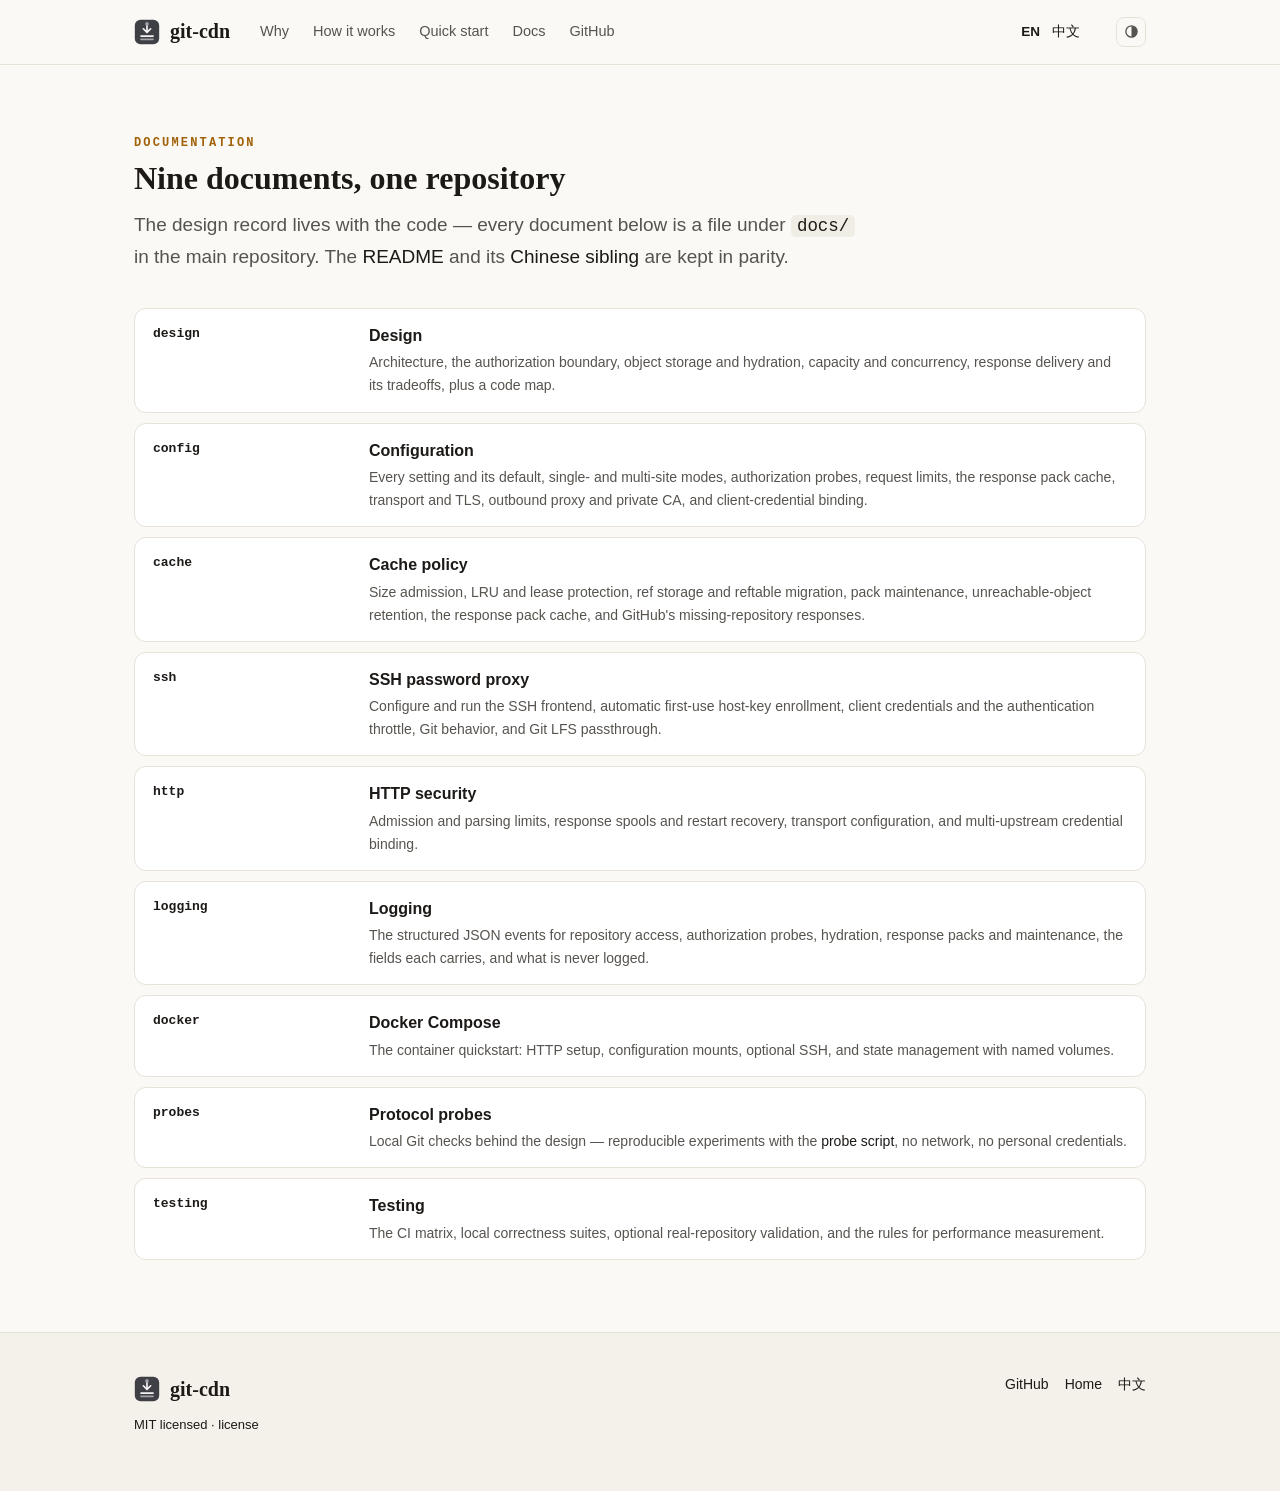
<file: docs.html>
<!DOCTYPE html>
<html lang="en">
<head>
<meta charset="utf-8">
<meta name="viewport" content="width=device-width, initial-scale=1">
<title>Documentation — git-cdn</title>
    <script>
      // Pre-paint theme: apply the stored manual choice before first paint
      // (assets/theme.js owns the toggle wiring).
      (function () {
        try {
          var t = localStorage.getItem("banyan.theme");
          if (t === "light" || t === "dark") document.documentElement.setAttribute("data-theme", t);
        } catch (e) {}
      })();
    </script>
<meta name="description" content="The git-cdn documentation set: design, cache policy, SSH proxy, HTTP security, logging, Docker, protocol probes, configuration and testing — nine documents in the main repository.">
<link rel="icon" href="assets/avatar.svg" type="image/svg+xml">
<link rel="stylesheet" href="assets/style.css">
<script src="assets/lang.js"></script>
</head>
<body>

<header class="site">
  <div class="wrap">
    <a class="brand" href="./"><img src="assets/avatar.svg" alt="">git-cdn</a>
    <nav class="main">
      <a href="./#why">Why</a>
      <a href="./#how">How it works</a>
      <a href="./#quickstart">Quick start</a>
      <a href="docs.html">Docs</a>
      <a href="https://github.com/banyan-vcs/git-cdn">GitHub</a>
    </nav>
    <span class="lang"><b>EN</b><a href="zh-cn/docs.html" lang="zh-CN" data-lang="zh">中文</a></span>
    <button id="theme-toggle" class="theme-toggle" type="button" aria-label="theme"></button>
  </div>
</header>

<section>
  <div class="wrap">
    <div class="section-head">
      <span class="kicker">Documentation</span>
      <h2>Nine documents, one repository</h2>
      <p class="lede">The design record lives with the code — every document
      below is a file under <code>docs/</code> in the main repository. The
      <a href="https://github.com/banyan-vcs/git-cdn/blob/main/README.md">README</a>
      and its
      <a href="https://github.com/banyan-vcs/git-cdn/blob/main/README.zh-CN.md">Chinese
      sibling</a> are kept in parity.</p>
    </div>
    <div class="doclist">
      <div class="row"><div class="no">design</div>
        <div><a class="title" href="https://github.com/banyan-vcs/git-cdn/blob/main/docs/design.md">Design</a>
        <p>Architecture, the authorization boundary, object storage and hydration, capacity and concurrency, response delivery and its tradeoffs, plus a code map.</p></div></div>
      <div class="row"><div class="no">config</div>
        <div><a class="title" href="https://github.com/banyan-vcs/git-cdn/blob/main/docs/configuration.md">Configuration</a>
        <p>Every setting and its default, single- and multi-site modes, authorization probes, request limits, the response pack cache, transport and TLS, outbound proxy and private CA, and client-credential binding.</p></div></div>
      <div class="row"><div class="no">cache</div>
        <div><a class="title" href="https://github.com/banyan-vcs/git-cdn/blob/main/docs/cache-policy.md">Cache policy</a>
        <p>Size admission, LRU and lease protection, ref storage and reftable migration, pack maintenance, unreachable-object retention, the response pack cache, and GitHub's missing-repository responses.</p></div></div>
      <div class="row"><div class="no">ssh</div>
        <div><a class="title" href="https://github.com/banyan-vcs/git-cdn/blob/main/docs/ssh.md">SSH password proxy</a>
        <p>Configure and run the SSH frontend, automatic first-use host-key enrollment, client credentials and the authentication throttle, Git behavior, and Git LFS passthrough.</p></div></div>
      <div class="row"><div class="no">http</div>
        <div><a class="title" href="https://github.com/banyan-vcs/git-cdn/blob/main/docs/http-security.md">HTTP security</a>
        <p>Admission and parsing limits, response spools and restart recovery, transport configuration, and multi-upstream credential binding.</p></div></div>
      <div class="row"><div class="no">logging</div>
        <div><a class="title" href="https://github.com/banyan-vcs/git-cdn/blob/main/docs/logging.md">Logging</a>
        <p>The structured JSON events for repository access, authorization probes, hydration, response packs and maintenance, the fields each carries, and what is never logged.</p></div></div>
      <div class="row"><div class="no">docker</div>
        <div><a class="title" href="https://github.com/banyan-vcs/git-cdn/blob/main/docs/docker.md">Docker Compose</a>
        <p>The container quickstart: HTTP setup, configuration mounts, optional SSH, and state management with named volumes.</p></div></div>
      <div class="row"><div class="no">probes</div>
        <div><a class="title" href="https://github.com/banyan-vcs/git-cdn/blob/main/docs/protocol-probes.md">Protocol probes</a>
        <p>Local Git checks behind the design — reproducible experiments with the
        <a href="https://github.com/banyan-vcs/git-cdn/blob/main/scripts/protocol-probe/main.go">probe script</a>, no network, no personal credentials.</p></div></div>
      <div class="row"><div class="no">testing</div>
        <div><a class="title" href="https://github.com/banyan-vcs/git-cdn/blob/main/docs/testing.md">Testing</a>
        <p>The CI matrix, local correctness suites, optional real-repository validation, and the rules for performance measurement.</p></div></div>
    </div>
  </div>
</section>

<footer class="site">
  <div class="wrap">
    <div>
      <a class="brand" href="./"><img src="assets/avatar.svg" alt="">git-cdn</a>
      <p style="margin:8px 0 0;font-size:13px">MIT licensed · <a href="https://github.com/banyan-vcs/git-cdn/blob/main/LICENSE">license</a></p>
    </div>
    <nav>
      <a href="https://github.com/banyan-vcs/git-cdn">GitHub</a>
      <a href="./">Home</a>
      <a href="zh-cn/docs.html" lang="zh-CN" data-lang="zh">中文</a>
    </nav>
  </div>
</footer>

    <script src="assets/theme.js" defer></script>
</body>
</html>
</file>
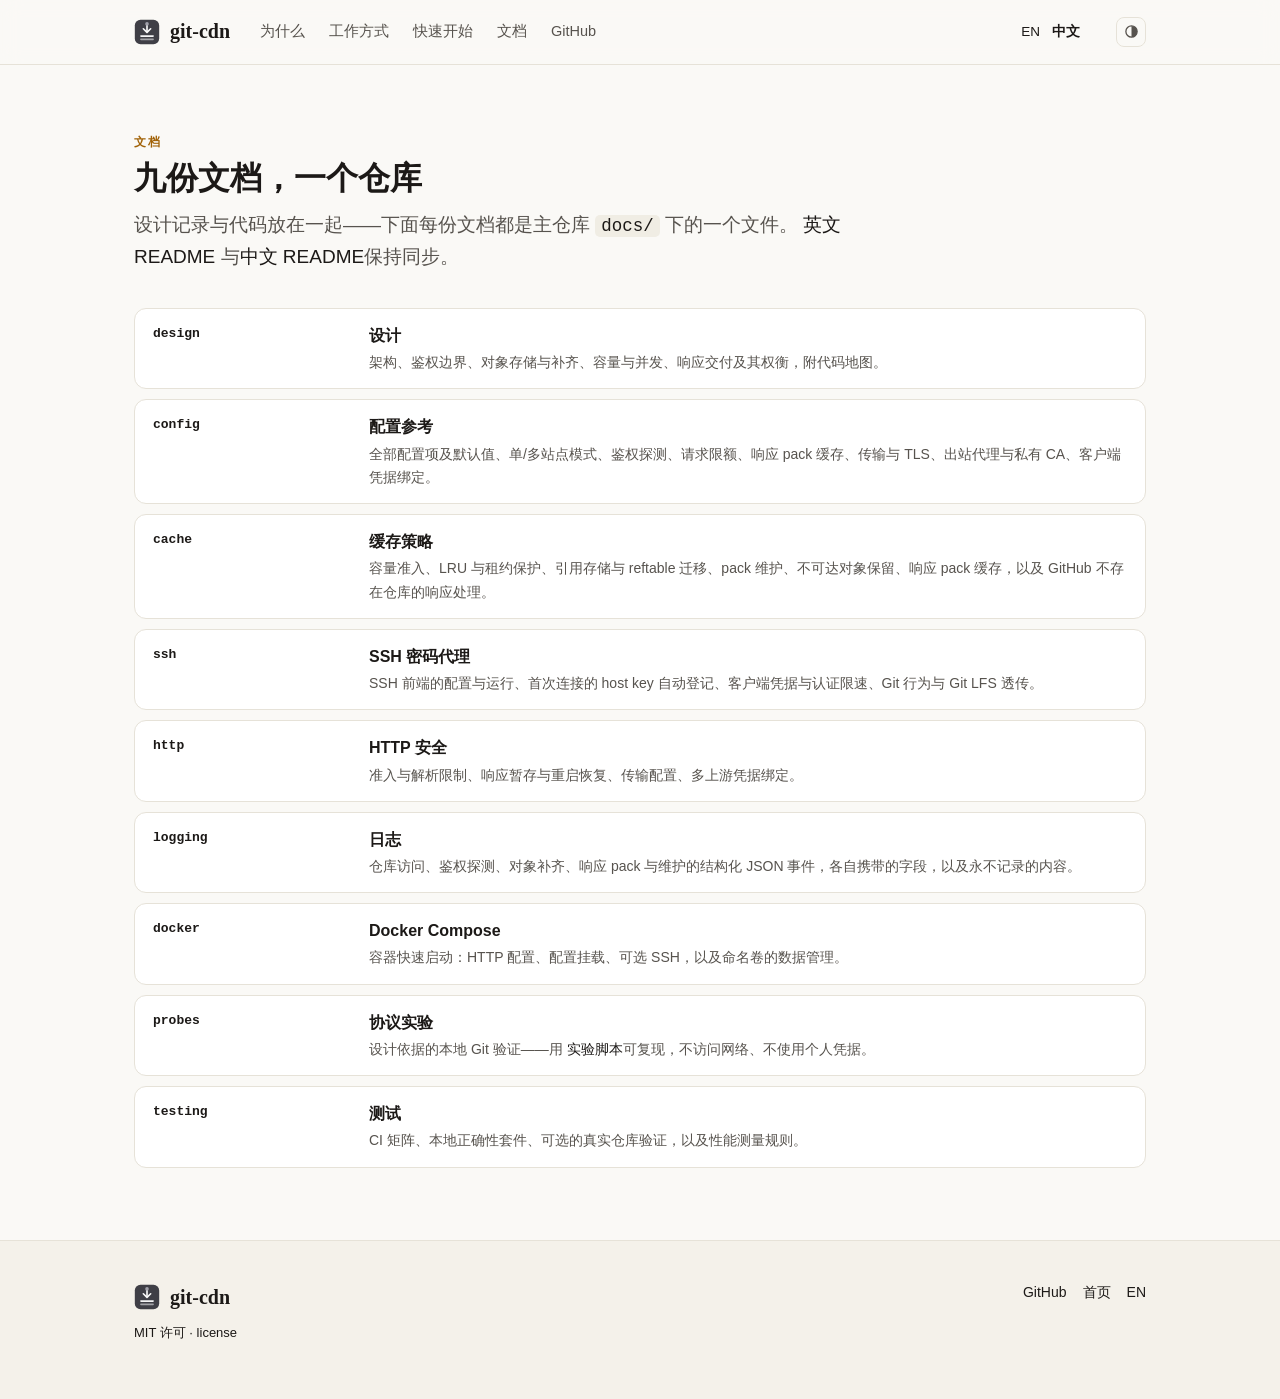
<file: zh-cn/docs.html>
<!DOCTYPE html>
<html lang="zh-CN">
<head>
<meta charset="utf-8">
<meta name="viewport" content="width=device-width, initial-scale=1">
<title>文档 — git-cdn</title>
    <script>
      // Pre-paint theme: apply the stored manual choice before first paint
      // (assets/theme.js owns the toggle wiring).
      (function () {
        try {
          var t = localStorage.getItem("banyan.theme");
          if (t === "light" || t === "dark") document.documentElement.setAttribute("data-theme", t);
        } catch (e) {}
      })();
    </script>
<meta name="description" content="git-cdn 文档集：设计、缓存策略、SSH 代理、HTTP 安全、日志、Docker、协议实验、配置与测试——主仓库中的九份文档。">
<link rel="icon" href="../assets/avatar.svg" type="image/svg+xml">
<link rel="stylesheet" href="../assets/style.css">
<script src="../assets/lang.js"></script>
</head>
<body>

<header class="site">
  <div class="wrap">
    <a class="brand" href="./"><img src="../assets/avatar.svg" alt="">git-cdn</a>
    <nav class="main">
      <a href="./#why">为什么</a>
      <a href="./#how">工作方式</a>
      <a href="./#quickstart">快速开始</a>
      <a href="docs.html">文档</a>
      <a href="https://github.com/banyan-vcs/git-cdn">GitHub</a>
    </nav>
    <span class="lang"><a href="../docs.html" lang="en" data-lang="en">EN</a><b>中文</b></span>
    <button id="theme-toggle" class="theme-toggle" type="button" aria-label="theme"></button>
  </div>
</header>

<section>
  <div class="wrap">
    <div class="section-head">
      <span class="kicker">文档</span>
      <h2>九份文档，一个仓库</h2>
      <p class="lede">设计记录与代码放在一起——下面每份文档都是主仓库
      <code>docs/</code> 下的一个文件。
      <a href="https://github.com/banyan-vcs/git-cdn/blob/main/README.md">英文 README</a>
      与<a href="https://github.com/banyan-vcs/git-cdn/blob/main/README.zh-CN.md">中文 README</a>保持同步。</p>
    </div>
    <div class="doclist">
      <div class="row"><div class="no">design</div>
        <div><a class="title" href="https://github.com/banyan-vcs/git-cdn/blob/main/docs/design.md">设计</a>
        <p>架构、鉴权边界、对象存储与补齐、容量与并发、响应交付及其权衡，附代码地图。</p></div></div>
      <div class="row"><div class="no">config</div>
        <div><a class="title" href="https://github.com/banyan-vcs/git-cdn/blob/main/docs/configuration.md">配置参考</a>
        <p>全部配置项及默认值、单/多站点模式、鉴权探测、请求限额、响应 pack 缓存、传输与 TLS、出站代理与私有 CA、客户端凭据绑定。</p></div></div>
      <div class="row"><div class="no">cache</div>
        <div><a class="title" href="https://github.com/banyan-vcs/git-cdn/blob/main/docs/cache-policy.md">缓存策略</a>
        <p>容量准入、LRU 与租约保护、引用存储与 reftable 迁移、pack 维护、不可达对象保留、响应 pack 缓存，以及 GitHub 不存在仓库的响应处理。</p></div></div>
      <div class="row"><div class="no">ssh</div>
        <div><a class="title" href="https://github.com/banyan-vcs/git-cdn/blob/main/docs/ssh.md">SSH 密码代理</a>
        <p>SSH 前端的配置与运行、首次连接的 host key 自动登记、客户端凭据与认证限速、Git 行为与 Git LFS 透传。</p></div></div>
      <div class="row"><div class="no">http</div>
        <div><a class="title" href="https://github.com/banyan-vcs/git-cdn/blob/main/docs/http-security.md">HTTP 安全</a>
        <p>准入与解析限制、响应暂存与重启恢复、传输配置、多上游凭据绑定。</p></div></div>
      <div class="row"><div class="no">logging</div>
        <div><a class="title" href="https://github.com/banyan-vcs/git-cdn/blob/main/docs/logging.md">日志</a>
        <p>仓库访问、鉴权探测、对象补齐、响应 pack 与维护的结构化 JSON 事件，各自携带的字段，以及永不记录的内容。</p></div></div>
      <div class="row"><div class="no">docker</div>
        <div><a class="title" href="https://github.com/banyan-vcs/git-cdn/blob/main/docs/docker.md">Docker Compose</a>
        <p>容器快速启动：HTTP 配置、配置挂载、可选 SSH，以及命名卷的数据管理。</p></div></div>
      <div class="row"><div class="no">probes</div>
        <div><a class="title" href="https://github.com/banyan-vcs/git-cdn/blob/main/docs/protocol-probes.md">协议实验</a>
        <p>设计依据的本地 Git 验证——用
        <a href="https://github.com/banyan-vcs/git-cdn/blob/main/scripts/protocol-probe/main.go">实验脚本</a>可复现，不访问网络、不使用个人凭据。</p></div></div>
      <div class="row"><div class="no">testing</div>
        <div><a class="title" href="https://github.com/banyan-vcs/git-cdn/blob/main/docs/testing.md">测试</a>
        <p>CI 矩阵、本地正确性套件、可选的真实仓库验证，以及性能测量规则。</p></div></div>
    </div>
  </div>
</section>

<footer class="site">
  <div class="wrap">
    <div>
      <a class="brand" href="./"><img src="../assets/avatar.svg" alt="">git-cdn</a>
      <p style="margin:8px 0 0;font-size:13px">MIT 许可 · <a href="https://github.com/banyan-vcs/git-cdn/blob/main/LICENSE">license</a></p>
    </div>
    <nav>
      <a href="https://github.com/banyan-vcs/git-cdn">GitHub</a>
      <a href="./">首页</a>
      <a href="../docs.html" lang="en" data-lang="en">EN</a>
    </nav>
  </div>
</footer>

    <script src="../assets/theme.js" defer></script>
</body>
</html>
</file>
<file: assets/style.css>
:root {
  --bg: #faf9f6;
  --bg-soft: #f4f1ea;
  --card: #ffffff;
  --ink: #1c1917;
  --ink-soft: #57534e;
  --line: #e6e2d8;
  --accent: #1c1917;
  --accent-ink: #000000;
  --on-accent: #ffffff;
  --accent-soft: #f0ede4;
  --flow: #78716c;
  --hit: #1c1917;
  --mark: #a16207;
  --ctl: #a16207;
  --sel: rgba(252, 216, 84, 0.45);
  --fig-accent: #a16207;
  --code-bg: #111113;
  --code-ink: #e7e5e4;
  --code-cmt: #78716c;
  --shadow: 0 1px 2px rgba(41, 37, 36, 0.05), 0 10px 30px rgba(41, 37, 36, 0.07);
  color-scheme: light;
}
/* ---- automatic dark mode, and the manual override (the header toggle):
   auto → light → dark; a forced scheme rides html[data-theme], which
   outranks the media query by specificity */
@media (prefers-color-scheme: dark) {
  :root {
    --bg: #121210;
    --bg-soft: #1a1a16;
    --card: #1c1c18;
    --ink: #edede8;
    --ink-soft: #a8a89f;
    --line: #2c2c26;
    --accent: #fcd854;
    --accent-ink: #fde17b;
    --on-accent: #14140f;
    --accent-soft: #1d1d20;
    --flow: #a1a1aa;
    --hit: #edede8;
    --mark: #a1a1aa;
    --ctl: #fcd854;
    --sel: rgba(252, 216, 84, 0.22);
    --fig-accent: #fcd854;
    --code-bg: #0a0a0b;
    --code-ink: #d4d4d8;
    --code-cmt: #71717a;
    --shadow: 0 1px 2px rgba(0, 0, 0, 0.4), 0 10px 30px rgba(0, 0, 0, 0.45);
    color-scheme: dark;
  }
}
html[data-theme="light"] {
  --bg: #faf9f6;
  --bg-soft: #f4f1ea;
  --card: #ffffff;
  --ink: #1c1917;
  --ink-soft: #57534e;
  --line: #e6e2d8;
  --accent: #1c1917;
  --accent-ink: #000000;
  --on-accent: #ffffff;
  --accent-soft: #f0ede4;
  --flow: #78716c;
  --hit: #1c1917;
  --mark: #a16207;
  --ctl: #a16207;
  --sel: rgba(252, 216, 84, 0.45);
  --fig-accent: #a16207;
  --code-bg: #111113;
  --code-ink: #e7e5e4;
  --code-cmt: #78716c;
  --shadow: 0 1px 2px rgba(41, 37, 36, 0.05), 0 10px 30px rgba(41, 37, 36, 0.07);
  color-scheme: light;
}
html[data-theme="dark"] {
  --bg: #121210;
  --bg-soft: #1a1a16;
  --card: #1c1c18;
  --ink: #edede8;
  --ink-soft: #a8a89f;
  --line: #2c2c26;
  --accent: #fcd854;
  --accent-ink: #fde17b;
  --on-accent: #14140f;
  --accent-soft: #1d1d20;
  --flow: #a1a1aa;
  --hit: #edede8;
  --mark: #a1a1aa;
  --ctl: #fcd854;
  --sel: rgba(252, 216, 84, 0.22);
  --fig-accent: #fcd854;
  --code-bg: #0a0a0b;
  --code-ink: #d4d4d8;
  --code-cmt: #71717a;
  --shadow: 0 1px 2px rgba(0, 0, 0, 0.4), 0 10px 30px rgba(0, 0, 0, 0.45);
  color-scheme: dark;
}
* {
  box-sizing: border-box;
}
html {
  scroll-behavior: smooth;
}
body {
  margin: 0;
  background: var(--bg);
  color: var(--ink);
  font: 16px/1.65 -apple-system, BlinkMacSystemFont, "Segoe UI", Roboto, "Helvetica Neue", Arial, "Noto Sans", sans-serif;
  -webkit-text-size-adjust: 100%;
}
::selection {
  background: var(--sel);
}
:focus-visible {
  outline: 2px solid var(--ctl);
  outline-offset: 2px;
}
/* ---------- layout ---------- */
.wrap {
  max-width: 1060px;
  margin: 0 auto;
  padding: 0 24px;
}
section {
  padding: 72px 0;
}
section.alt {
  background: var(--bg-soft);
}
h1,
h2,
h3 {
  line-height: 1.2;
  margin: 0 0 12px;
}
h1,
h2 {
  font-family: "Iowan Old Style", "Palatino Linotype", Palatino, Georgia, "Songti SC", "SimSun", serif;
}
h1 {
  font-size: clamp(34px, 5vw, 52px);
  font-weight: 600;
  letter-spacing: -0.01em;
}
h2 {
  font-size: clamp(24px, 3.4vw, 32px);
  font-weight: 600;
}
h3 {
  font-size: 17px;
  font-weight: 650;
}
p {
  margin: 0 0 14px;
  color: var(--ink);
}
p.lede {
  font-size: 19px;
  color: var(--ink-soft);
  max-width: 46em;
}
a {
  color: var(--ink);
  text-decoration: none;
}
a:hover {
  text-decoration: underline;
  text-decoration-color: var(--mark);
}
.kicker {
  display: block;
  font: 600 12px/1 ui-monospace, "Cascadia Code", Consolas, monospace;
  letter-spacing: 0.18em;
  text-transform: uppercase;
  color: var(--mark);
  margin-bottom: 10px;
}
.section-head {
  max-width: 46em;
  margin-bottom: 36px;
}
/* ---------- header ---------- */
header.site {
  position: sticky;
  top: 0;
  z-index: 10;
  background: color-mix(in srgb, var(--bg) 82%, transparent);
  backdrop-filter: blur(10px);
  border-bottom: 1px solid var(--line);
}
header.site .wrap {
  display: flex;
  align-items: center;
  gap: 20px;
  flex-wrap: wrap;
  padding-top: 14px;
  padding-bottom: 14px;
}
.brand {
  display: flex;
  align-items: center;
  gap: 10px;
  font-family: "Iowan Old Style", Palatino, Georgia, serif;
  font-size: 20px;
  font-weight: 650;
  color: var(--ink);
}
.brand:hover {
  text-decoration: none;
}
.brand img {
  width: 26px;
  height: 26px;
}
nav.main {
  display: flex;
  gap: 4px;
  flex-wrap: wrap;
}
nav.main a {
  padding: 6px 10px;
  border-radius: 8px;
  color: var(--ink-soft);
  font-size: 14.5px;
}
nav.main a:hover {
  color: var(--ink);
  background: var(--accent-soft);
  text-decoration: none;
}
.lang {
  margin-left: auto;
  font-size: 13.5px;
  color: var(--ink-soft);
}
.lang a {
  padding: 4px 6px;
}
.lang b {
  padding: 0 6px;
  color: var(--ink);
}
/* ---------- hero ---------- */
.hero {
  padding: 84px 0 72px;
}
.hero .wrap {
  display: grid;
  grid-template-columns: 1.25fr 0.75fr;
  gap: 48px;
  align-items: center;
}
.hero .tagline {
  font-family: "Iowan Old Style", Palatino, Georgia, "Songti SC", "SimSun", serif;
  color: var(--flow);
  font-size: 18px;
  margin: 14px 0 6px;
  font-style: italic;
}
.hero p.lede {
  margin-top: 16px;
}
.hero .cta {
  display: flex;
  gap: 14px;
  flex-wrap: wrap;
  margin-top: 26px;
}
.hero figure {
  margin: 0;
  text-align: center;
}
.hero figcaption {
  font-size: 12.5px;
  color: var(--ink-soft);
  margin-top: 8px;
}
/* ---------- buttons ---------- */
.btn {
  display: inline-block;
  padding: 10px 20px;
  border-radius: 10px;
  font-weight: 600;
  font-size: 15px;
  border: 1px solid transparent;
}
.btn:hover {
  text-decoration: none;
}
.btn.primary {
  background: var(--accent);
  color: var(--on-accent);
}
.btn.primary:hover {
  background: var(--accent-ink);
}
.btn.ghost {
  border-color: var(--line);
  color: var(--ink);
  background: var(--card);
}
.btn.ghost:hover {
  border-color: var(--ctl);
}
/* hover/focus feedback eases in instead of snapping */
.btn,
nav.main a,
.theme-toggle {
  transition: color 0.15s ease, background-color 0.15s ease, border-color 0.15s ease;
}
/* the theme toggle in the header: an icon-only ghost button */
.theme-toggle {
  display: inline-flex;
  align-items: center;
  justify-content: center;
  width: 30px;
  height: 30px;
  margin-left: 10px;
  border: 1px solid var(--line);
  border-radius: 8px;
  background: transparent;
  color: var(--ink-soft);
  cursor: pointer;
  padding: 0;
}
.theme-toggle:hover {
  color: var(--ink);
  border-color: var(--ctl);
}
.theme-toggle svg {
  width: 15px;
  height: 15px;
}
/* ---------- cards ---------- */
/* the min(…, 100%) floor lets the last column shrink on a screen narrower
   than the usual minimum, instead of pushing the page sideways */
.grid {
  display: grid;
  grid-template-columns: repeat(auto-fit, minmax(min(280px, 100%), 1fr));
  gap: 18px;
}
.card {
  background: var(--card);
  border: 1px solid var(--line);
  border-radius: 14px;
  padding: 22px 22px 18px;
  box-shadow: var(--shadow);
}
.card h3 {
  display: flex;
  align-items: baseline;
  gap: 8px;
}
.card .glyph {
  font-size: 18px;
  color: var(--ctl);
}
.card p {
  color: var(--ink-soft);
  font-size: 14.5px;
  margin: 0;
}
.card p code {
  font-size: 13px;
}
.steps {
  counter-reset: step;
  display: grid;
  grid-template-columns: repeat(auto-fit, minmax(min(240px, 100%), 1fr));
  gap: 18px;
}
.steps .card {
  position: relative;
  padding-top: 26px;
}
.steps .card::before {
  counter-increment: step;
  content: counter(step, decimal-leading-zero);
  position: absolute;
  top: -14px;
  left: 20px;
  background: var(--ctl);
  color: var(--on-accent);
  font: 700 12px/26px ui-monospace, Consolas, monospace;
  width: 26px;
  height: 26px;
  text-align: center;
  border-radius: 8px;
}
.pillars .card {
  border-top: 3px solid var(--ink);
}
/* ---------- request matrix table ---------- */
.matrix {
  width: 100%;
  border-collapse: collapse;
  background: var(--card);
}
.matrix th,
.matrix td {
  text-align: left;
  vertical-align: top;
  padding: 12px 16px;
  border: 1px solid var(--line);
  font-size: 14.5px;
}
.matrix th {
  font: 600 12px/1.5 ui-monospace, "Cascadia Code", Consolas, monospace;
  letter-spacing: 0.08em;
  text-transform: uppercase;
  color: var(--ink-soft);
  background: var(--bg-soft);
}
.matrix td:first-child {
  color: var(--ink);
  font-weight: 600;
  white-space: nowrap;
}
.matrix td:last-child {
  color: var(--ink-soft);
}
.matrix td code {
  font-size: 13px;
}
/* ---------- cache-status badges ---------- */
.badge {
  display: inline-block;
  font: 600 12px/1.6 ui-monospace, "Cascadia Code", Consolas, monospace;
  letter-spacing: 0.06em;
  border-radius: 6px;
  padding: 1px 8px;
  background: var(--accent-soft);
  color: var(--ink);
}
.badge.hit {
  background: transparent;
  color: var(--hit);
  border: 1px solid currentColor;
}
.badge.miss {
  background: transparent;
  color: var(--flow);
  border: 1px solid currentColor;
}
.badge.bypass {
  background: transparent;
  color: var(--ink-soft);
  border: 1px solid currentColor;
}
.statusline {
  display: flex;
  flex-wrap: wrap;
  gap: 10px 26px;
  margin: 18px 0 0;
}
.statusline div {
  font-size: 14px;
  color: var(--ink-soft);
  max-width: 30em;
}
.statusline b {
  display: block;
}
/* ---------- code ---------- */
pre {
  background: var(--code-bg);
  color: var(--code-ink);
  border-radius: 12px;
  padding: 18px 20px;
  overflow-x: auto;
  font: 13.5px/1.6 ui-monospace, "Cascadia Code", Consolas, "Courier New", monospace;
  margin: 0 0 18px;
}
pre .c {
  color: var(--code-cmt);
}
/* the code block is dark in both schemes, so its highlights are fixed
   light grays — not the badges' theme-aware hit/flow tokens. The yellow
   marks the outcome value, never the header name: HIT is what the
   reader scans for, MISS stays mid-gray and recedes */
pre .h {
  color: #fde17b;
  font-weight: 600;
}
/* cache HIT — the yellow */
pre .m {
  color: #a1a1aa;
}
/* MISS */
code {
  font: 0.92em ui-monospace, "Cascadia Code", Consolas, monospace;
  background: var(--accent-soft);
  color: var(--ink);
  border-radius: 5px;
  padding: 1px 6px;
}
pre code {
  background: none;
  color: inherit;
  padding: 0;
}
.terminals {
  display: grid;
  grid-template-columns: repeat(auto-fit, minmax(min(340px, 100%), 1fr));
  gap: 18px;
  align-items: start;
}
.terminals h3 {
  margin-bottom: 10px;
}
/* ---------- architecture figure ---------- */
figure.arch {
  margin: 0;
}
figure.arch img,
figure.arch svg {
  display: block;
  width: 100%;
  height: auto;
  border-radius: 14px;
  border: 1px solid var(--line);
  background: var(--card);
}
figure.arch figcaption {
  font-size: 13px;
  color: var(--ink-soft);
  margin-top: 10px;
}
/* ---------- docs table ---------- */
.doclist {
  display: grid;
  gap: 10px;
}
.doclist .row {
  display: grid;
  grid-template-columns: 200px 1fr;
  gap: 16px;
  padding: 14px 18px;
  background: var(--card);
  border: 1px solid var(--line);
  border-radius: 12px;
}
.doclist .no {
  font: 600 13px/1.7 ui-monospace, Consolas, monospace;
  color: var(--ink);
  white-space: nowrap;
}
.doclist a.title {
  font-weight: 650;
  color: var(--ink);
}
.doclist a.title:hover {
  text-decoration: underline;
}
.doclist p {
  margin: 2px 0 0;
  font-size: 14px;
  color: var(--ink-soft);
}
/* ---------- footer ---------- */
footer.site {
  border-top: 1px solid var(--line);
  padding: 40px 0 56px;
  background: var(--bg-soft);
}
footer.site .wrap {
  display: flex;
  flex-wrap: wrap;
  gap: 28px;
  justify-content: space-between;
  font-size: 14px;
  color: var(--ink-soft);
}
footer.site nav {
  display: flex;
  gap: 16px;
  flex-wrap: wrap;
}
/* ---------- 404 ---------- */
.lost {
  text-align: center;
  padding: 120px 0;
}
.lost .num {
  font-family: "Iowan Old Style", Palatino, Georgia, serif;
  font-size: 96px;
  color: var(--ink);
  line-height: 1;
}
.lost p {
  color: var(--ink-soft);
}
/* ---------- responsive ---------- */
@media (max-width: 880px) {
  /* one column: it must be allowed to shrink below the diagram's fixed
     380px, and the diagram scales down with it */
  .hero .wrap {
    grid-template-columns: minmax(0, 1fr);
  }
  .hero figure {
    min-width: 0;
    max-width: 380px;
    margin: 0 auto;
  }
  .hero figure svg {
    max-width: 100%;
    height: auto;
  }
  section {
    padding: 56px 0;
  }
  .lang {
    margin-left: 0;
  }
  .matrix td:first-child {
    white-space: normal;
  }
  .doclist .row {
    grid-template-columns: 1fr;
    gap: 4px;
  }
}
</file>
